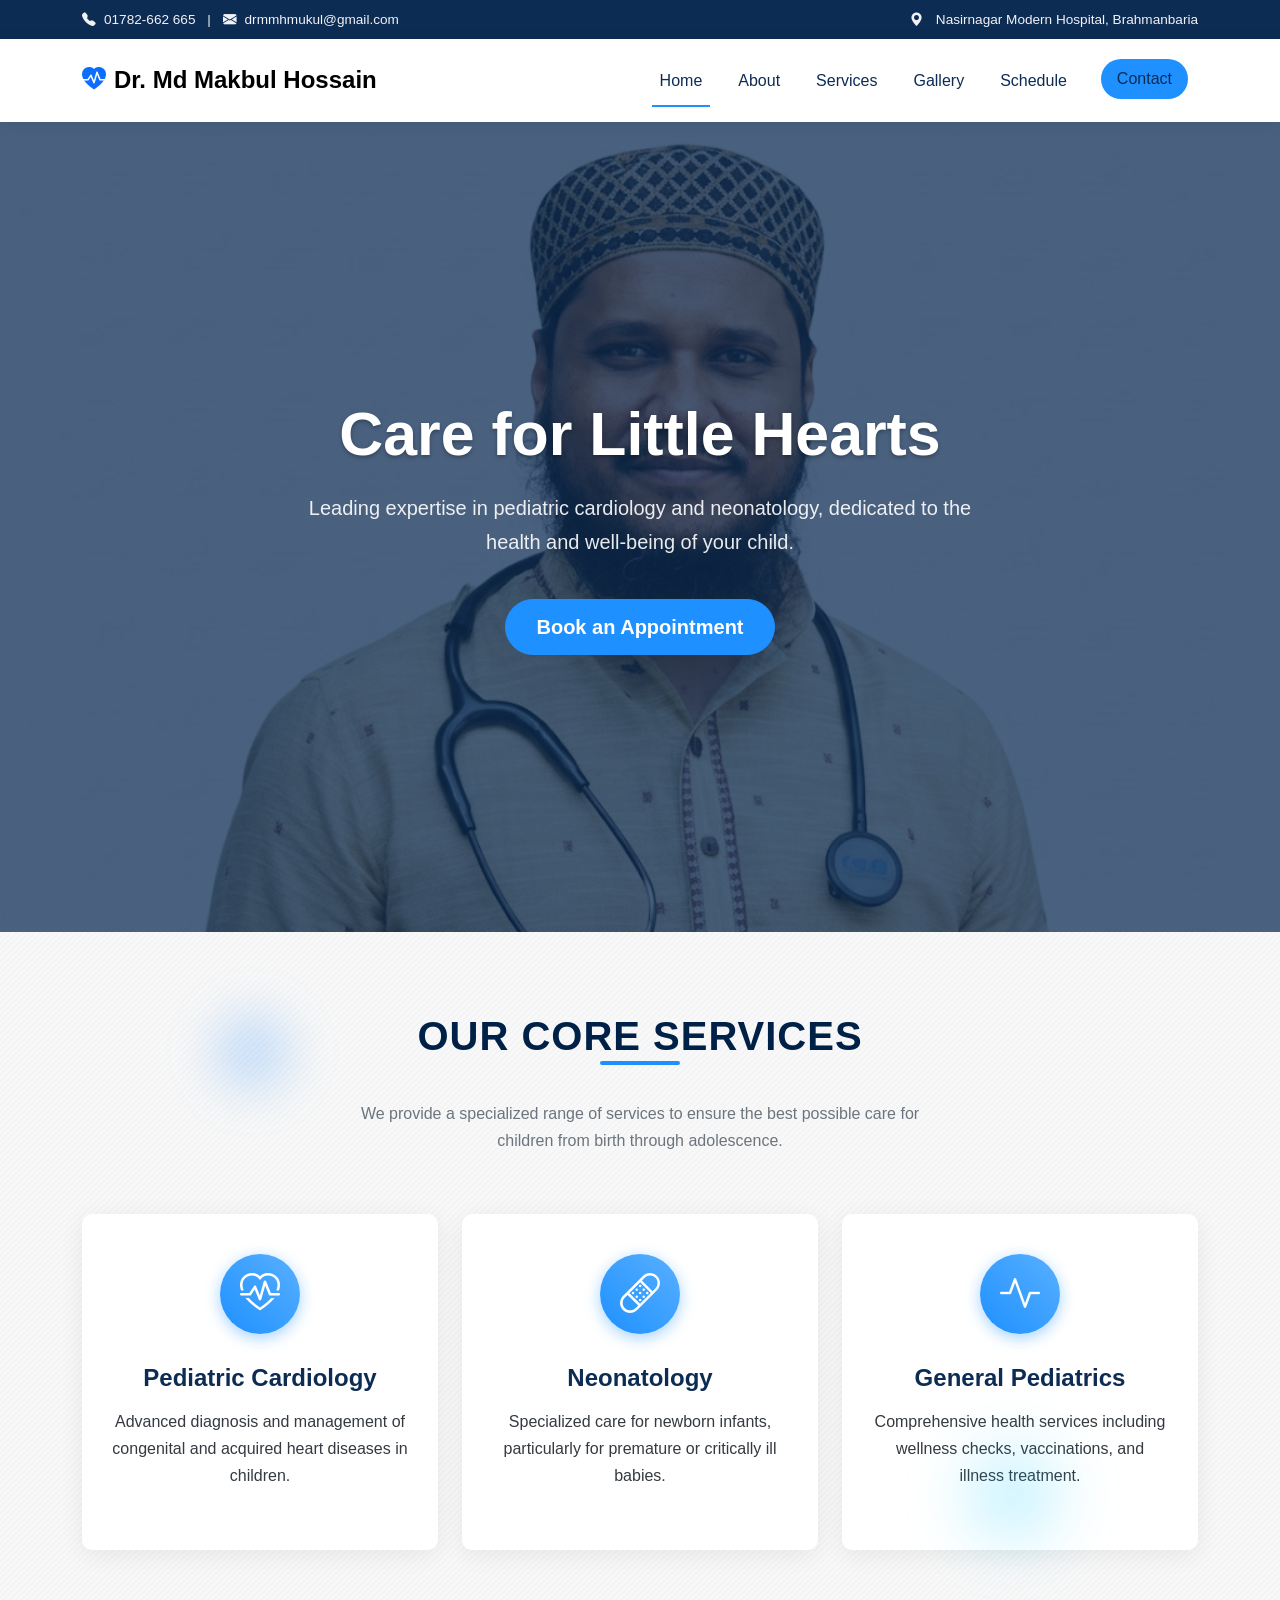
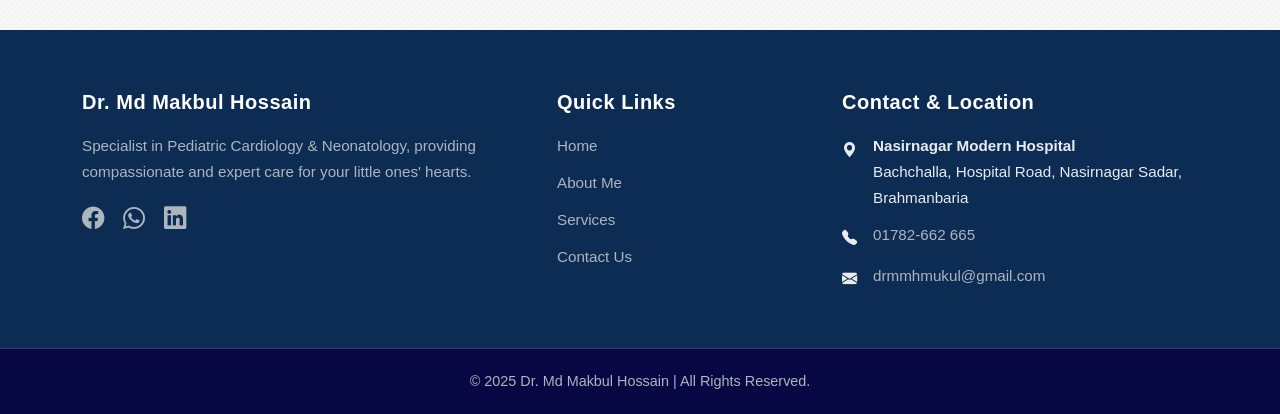
<file: index.html>
<!DOCTYPE html>
<html lang="en">
<head>
  <meta charset="UTF-8">
  <meta name="viewport" content="width=device-width, initial-scale=1.0">
  <title>Dr. Md Makbul Hossain</title>
  <link rel="icon" type="image/png" href="./image/baby.png">
  
  <!-- Bootstrap CSS -->
  <link href="https://cdn.jsdelivr.net/npm/bootstrap@5.3.0/dist/css/bootstrap.min.css" rel="stylesheet">
  <link href="https://cdn.jsdelivr.net/npm/bootstrap-icons@1.11.1/font/bootstrap-icons.css" rel="stylesheet">
  
  <!-- AOS Animation Library -->
  <link href="https://unpkg.com/aos@2.3.1/dist/aos.css" rel="stylesheet">
  
  <!-- Custom CSS (Must be last) -->
  <link rel="stylesheet" href="./assets/style.css">
</head>
<body>

  <!-- Top Bar -->
  <div id="top-bar" class="d-none d-md-block">
    <div class="container d-flex justify-content-between">
      <div>
        <i class="bi bi-telephone-fill me-2"></i><a href="tel:+8801782662665">01782-662 665</a>
        <span class="mx-2">|</span>
        <i class="bi bi-envelope-fill me-2"></i><a href="mailto:drmmhmukul@gmail.com">drmmhmukul@gmail.com</a>
      </div>
      <div>
        <i class="bi bi-geo-alt-fill me-2"></i> Nasirnagar Modern Hospital, Brahmanbaria
      </div>
    </div>
  </div>

  <!-- Navbar -->
  <nav id="navbar" class="navbar navbar-expand-lg navbar-light sticky-top">
    <div class="container">
      <a class="navbar-brand" href="index.html">
        <i class="bi bi-heart-pulse-fill text-primary me-2"></i>Dr. Md Makbul Hossain
      </a>
      <button class="navbar-toggler" type="button" data-bs-toggle="collapse" data-bs-target="#navbarNav">
        <span class="navbar-toggler-icon"></span>
      </button>
      <div class="collapse navbar-collapse" id="navbarNav">
        <ul class="navbar-nav ms-auto">
          <li class="nav-item"><a class="nav-link active" href="index.html">Home</a></li>
          <li class="nav-item"><a class="nav-link" href="about.html">About</a></li>
          <li class="nav-item"><a class="nav-link" href="service.html">Services</a></li>
          <li class="nav-item"><a class="nav-link" href="gallery.html">Gallery</a></li>
          <li class="nav-item"><a class="nav-link" href="schedule.html">Schedule</a></li>
          <li class="nav-item"><a class="nav-link btn btn-primary ms-lg-3 px-3 py-2 text-white mt-2 mt-lg-0" href="contact.html">Contact</a></li>
        </ul>
      </div>
    </div>
  </nav>

  <!-- Hero Section -->
<!-- NEW & IMPROVED HERO SECTION -->
<section id="home" class="hero">
  <!-- Image Layer (in the background) -->
  <img src="./image/dr1.jpg" alt="Dr. Md Makbul Hossain" class="hero-background-image">
  
  <!-- Dark Overlay -->
  <div class="hero-overlay"></div>

  <!-- Content Layer (on top) -->
  <div class="container hero-content">
    <h1 data-aos="fade-up">Care for Little Hearts</h1>
    <p data-aos="fade-up" data-aos-delay="200">
      Leading expertise in pediatric cardiology and neonatology, dedicated to the health and well-being of your child.
    </p>
    <a href="contact.html" class="btn btn-primary btn-lg" data-aos="fade-up" data-aos-delay="400">Book an Appointment</a>
  </div>
</section>

  <!-- Mini Services Section on Home Page -->
  <section class="page-section bg-pattern">
    <div class="container">
        <div class="section-title">
            <h2>Our Core Services</h2>
            <p>We provide a specialized range of services to ensure the best possible care for children from birth through adolescence.</p>
        </div>
        <div class="row g-4">
            <div class="col-md-4 d-flex align-items-stretch" data-aos="fade-up">
                <div class="service-card">
                    <div class="icon-box"><i class="bi bi-heart-pulse"></i></div>
                    <h4>Pediatric Cardiology</h4>
                    <p>Advanced diagnosis and management of congenital and acquired heart diseases in children.</p>
                </div>
            </div>
            <div class="col-md-4 d-flex align-items-stretch" data-aos="fade-up" data-aos-delay="150">
                <div class="service-card">
                    <div class="icon-box"><i class="bi bi-bandaid"></i></div>
                    <h4>Neonatology</h4>
                    <p>Specialized care for newborn infants, particularly for premature or critically ill babies.</p>
                </div>
            </div>
            <div class="col-md-4 d-flex align-items-stretch" data-aos="fade-up" data-aos-delay="300">
                <div class="service-card">
                    <div class="icon-box"><i class="bi bi-activity"></i></div>
                    <h4>General Pediatrics</h4>
                    <p>Comprehensive health services including wellness checks, vaccinations, and illness treatment.</p>
                </div>
            </div>
        </div>
    </div>
  </section>


  <!-- Footer -->
<footer>
    <div class="container">
      <div class="row gy-4">
        
        <!-- Column 1: About Doctor -->
        <div class="col-lg-5 col-md-12">
          <h5>Dr. Md Makbul Hossain</h5>
          <p>
            Specialist in Pediatric Cardiology & Neonatology, providing <br>compassionate and expert care for your little ones' hearts.
          </p>
          <div class="social-icons mt-3">
            <a href="https://www.facebook.com/DrMakbul/" aria-label="Facebook"><i class="bi bi-facebook"></i></a>
            <a href="https://wa.me/8801782662665" target="_blank" aria-label="WhatsApp"><i class="bi bi-whatsapp"></i></a>
            <a href="#" aria-label="LinkedIn"><i class="bi bi-linkedin"></i></a>
          </div>
        </div>
  
        <!-- Column 2: Quick Links -->
        <div class="col-lg-3 col-md-6">
          <h5>Quick Links</h5>
          <ul class="list-unstyled">
            <li><a href="index.html">Home</a></li>
            <li><a href="about.html">About Me</a></li>
            <li><a href="service.html">Services</a></li>
            <li><a href="contact.html">Contact Us</a></li>
          </ul>
        </div>
  
        <!-- Column 3: Contact & Location -->
        <div class="col-lg-4 col-md-6">
          <h5>Contact & Location</h5>
          <ul class="list-unstyled">
            <li class="d-flex">
              <i class="bi bi-geo-alt-fill me-3 mt-1" style="flex-shrink: 0;"></i>
              <span><strong>Nasirnagar Modern Hospital</strong><br>Bachchalla, Hospital Road, Nasirnagar Sadar, Brahmanbaria</span>
            </li>
            <li class="d-flex">
              <i class="bi bi-telephone-fill me-3 mt-1" style="flex-shrink: 0;"></i>
              <a href="tel:+8801782662665">01782-662 665</a>
            </li>
            <li class="d-flex">
              <i class="bi bi-envelope-fill me-3 mt-1" style="flex-shrink: 0;"></i>
              <a href="mailto:drmmhmukul@gmail.com">drmmhmukul@gmail.com</a>
            </li>
          </ul>
        </div>
  
      </div>
    </div>
    
    <!-- Copyright Sub-footer -->
    <div class="footer-bottom">
      <div class="container">
        <p class="mb-0">&copy; 2025 Dr. Md Makbul Hossain | All Rights Reserved.</p>
      </div>
    </div>
  </footer>

  <!-- Scripts -->
  <script src="https://cdn.jsdelivr.net/npm/bootstrap@5.3.0/dist/js/bootstrap.bundle.min.js"></script>
  <script src="https://unpkg.com/aos@2.3.1/dist/aos.js"></script>
  <script>
    AOS.init({
      duration: 1000,
      offset: 100,
      once: true
    });
  </script>
</body>
</html>
</file>
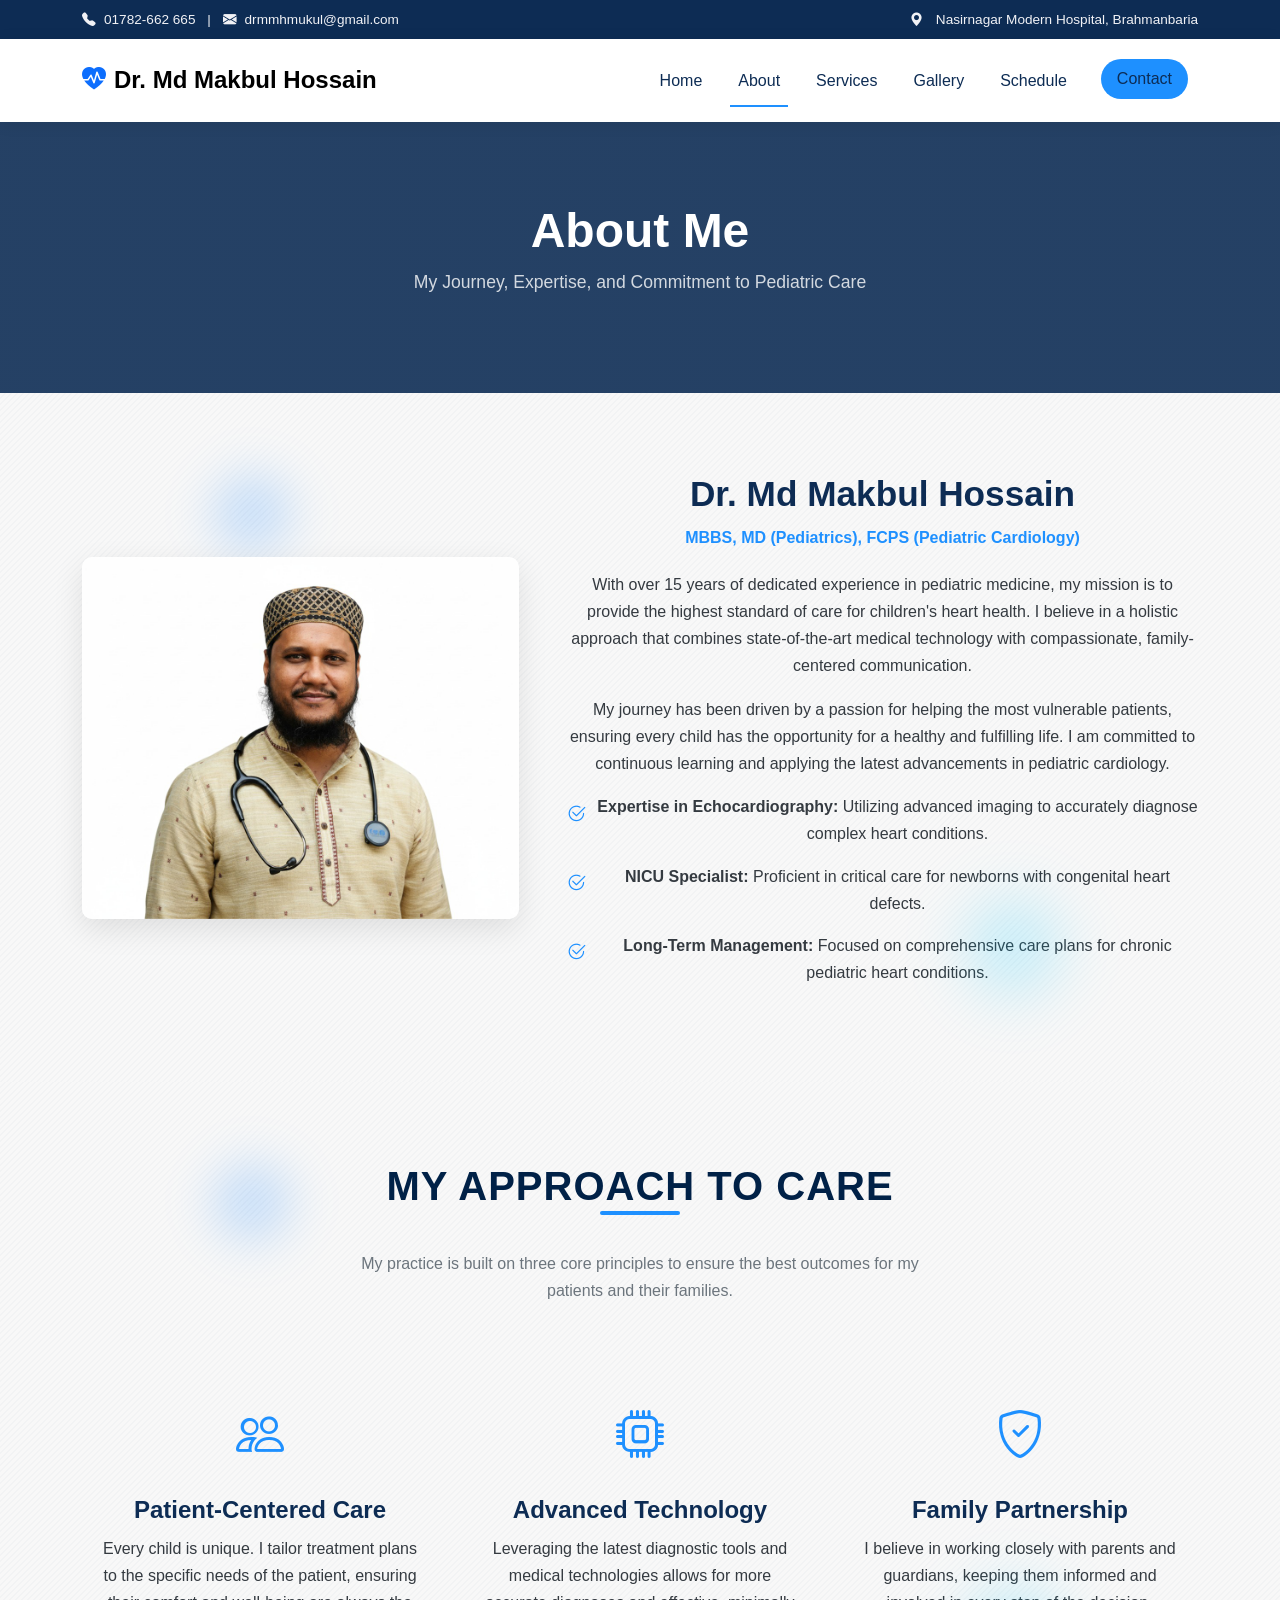
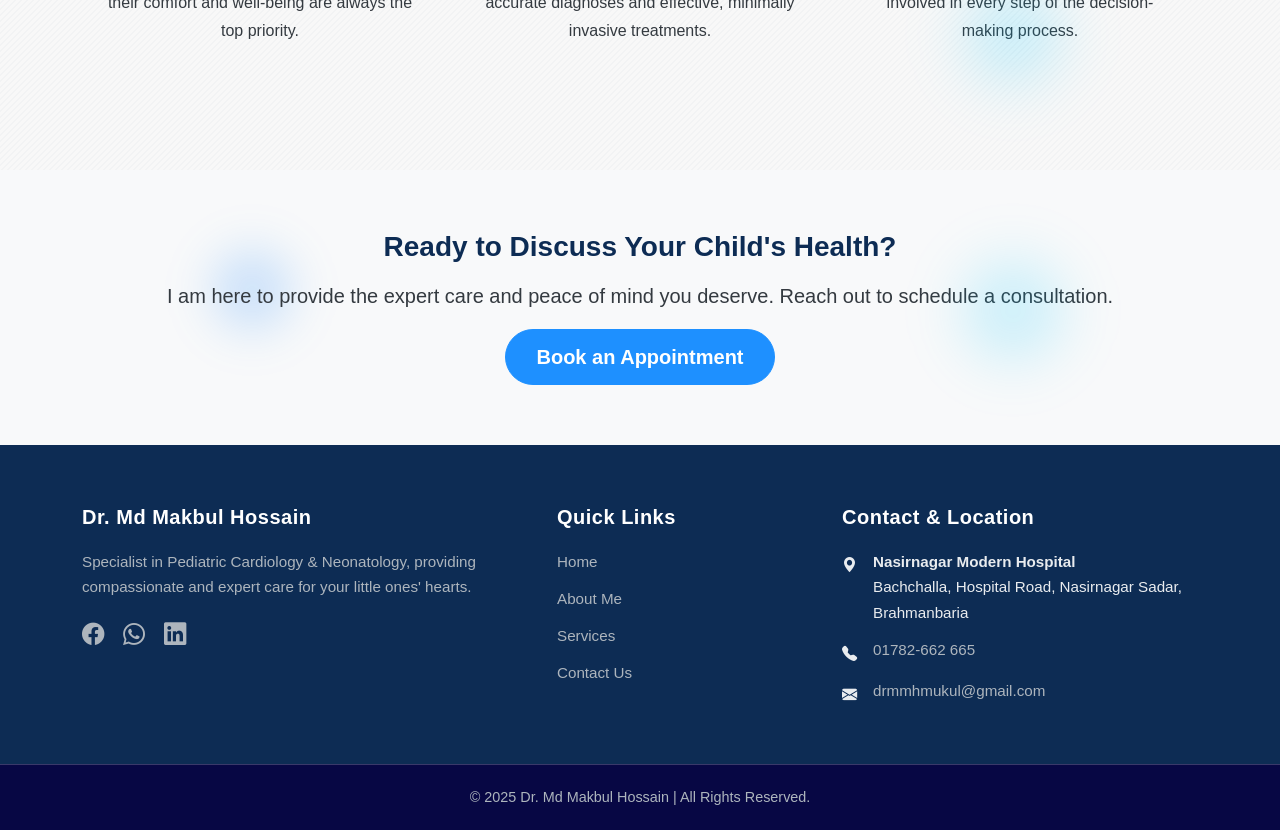
<file: about.html>
<!DOCTYPE html>
<html lang="en">
<head>
  <meta charset="UTF-8">
  <meta name="viewport" content="width=device-width, initial-scale=1.0">
  <title>Dr. Md Makbul Hossain</title>
  <link rel="icon" type="image/png" href="./image/baby.png">
  
  <!-- Bootstrap CSS -->
  <link href="https://cdn.jsdelivr.net/npm/bootstrap@5.3.0/dist/css/bootstrap.min.css" rel="stylesheet">
  <link href="https://cdn.jsdelivr.net/npm/bootstrap-icons@1.11.1/font/bootstrap-icons.css" rel="stylesheet">
  
  <!-- AOS Animation Library -->
  <link href="https://unpkg.com/aos@2.3.1/dist/aos.css" rel="stylesheet">
  
  <!-- Custom CSS (Must be last) -->
  <link rel="stylesheet" href="./assets/style.css">
</head>
<body>

  <!-- Top Bar -->
  <div id="top-bar" class="d-none d-md-block">
    <div class="container d-flex justify-content-between">
      <div>
        <i class="bi bi-telephone-fill me-2"></i><a href="tel:+8801782662665">01782-662 665</a>
        <span class="mx-2">|</span>
        <i class="bi bi-envelope-fill me-2"></i><a href="mailto:drmmhmukul@gmail.com">drmmhmukul@gmail.com</a>
      </div>
      <div>
        <i class="bi bi-geo-alt-fill me-2"></i> Nasirnagar Modern Hospital, Brahmanbaria
      </div>
    </div>
  </div>

  <!-- Navbar -->
  <nav id="navbar" class="navbar navbar-expand-lg navbar-light sticky-top">
    <div class="container">
      <a class="navbar-brand" href="index.html">
        <i class="bi bi-heart-pulse-fill text-primary me-2"></i>Dr. Md Makbul Hossain
      </a>
      <button class="navbar-toggler" type="button" data-bs-toggle="collapse" data-bs-target="#navbarNav">
        <span class="navbar-toggler-icon"></span>
      </button>
      <div class="collapse navbar-collapse" id="navbarNav">
        <ul class="navbar-nav ms-auto">
          <li class="nav-item"><a class="nav-link" href="index.html">Home</a></li>
          <li class="nav-item"><a class="nav-link active" href="about.html">About</a></li>
          <li class="nav-item"><a class="nav-link" href="service.html">Services</a></li>
          <li class="nav-item"><a class="nav-link" href="gallery.html">Gallery</a></li>
           <li class="nav-item"><a class="nav-link" href="schedule.html">Schedule</a></li>
          <li class="nav-item"><a class="nav-link btn btn-primary ms-lg-3 px-3 py-2 text-white mt-2 mt-lg-0" href="contact.html">Contact</a></li>
        </ul>
      </div>
    </div>
  </nav>

  <!-- Page Header -->
  <header class="page-header">
    <div class="container" data-aos="fade-in">
      <h1>About Me</h1>
      <p>My Journey, Expertise, and Commitment to Pediatric Care</p>
    </div>
  </header>

  <!-- Main About Section -->
  <section id="about" class="page-section bg-pattern">
    <div class="container">
      <div class="row align-items-center g-5">
        <div class="col-lg-5" data-aos="fade-right">
          <!-- Replace with a high-quality, professional photo -->
          <img src="./image/dr1.jpg" alt="Dr. Md Makbul Hossain" class="img-fluid about-img">
        </div>
        <div class="col-lg-7 about-content" data-aos="fade-left">
          <h3>Dr. Md Makbul Hossain</h3>
          <span class="credentials">MBBS, MD (Pediatrics), FCPS (Pediatric Cardiology)</span>
          <p>With over 15 years of dedicated experience in pediatric medicine, my mission is to provide the highest standard of care for children's heart health. I believe in a holistic approach that combines state-of-the-art medical technology with compassionate, family-centered communication.</p>
          <p>My journey has been driven by a passion for helping the most vulnerable patients, ensuring every child has the opportunity for a healthy and fulfilling life. I am committed to continuous learning and applying the latest advancements in pediatric cardiology.</p>
          <ul>
            <li><i class="bi bi-check2-circle"></i><strong>Expertise in Echocardiography:</strong> Utilizing advanced imaging to accurately diagnose complex heart conditions.</li>
            <li><i class="bi bi-check2-circle"></i><strong>NICU Specialist:</strong> Proficient in critical care for newborns with congenital heart defects.</li>
            <li><i class="bi bi-check2-circle"></i><strong>Long-Term Management:</strong> Focused on comprehensive care plans for chronic pediatric heart conditions.</li>
          </ul>
        </div>
      </div>
    </div>
  </section>

  <!-- My Approach to Care Section -->
 <section id="approach" class="page-section bg-pattern">
    <div class="container">
      <div class="section-title">
        <h2>My Approach to Care</h2>
        <p>My practice is built on three core principles to ensure the best outcomes for my patients and their families.</p>
      </div>
      <div class="row">
        <div class="col-lg-4" data-aos="fade-up">
          <div class="approach-card">
            <div class="icon"><i class="bi bi-people"></i></div>
            <h4>Patient-Centered Care</h4>
            <p>Every child is unique. I tailor treatment plans to the specific needs of the patient, ensuring their comfort and well-being are always the top priority.</p>
          </div>
        </div>
        <div class="col-lg-4" data-aos="fade-up" data-aos-delay="150">
          <div class="approach-card">
            <div class="icon"><i class="bi bi-cpu"></i></div>
            <h4>Advanced Technology</h4>
            <p>Leveraging the latest diagnostic tools and medical technologies allows for more accurate diagnoses and effective, minimally invasive treatments.</p>
          </div>
        </div>
        <div class="col-lg-4" data-aos="fade-up" data-aos-delay="300">
          <div class="approach-card">
            <div class="icon"><i class="bi bi-shield-check"></i></div>
            <h4>Family Partnership</h4>
            <p>I believe in working closely with parents and guardians, keeping them informed and involved in every step of the decision-making process.</p>
          </div>
        </div>
      </div>
    </div>
  </section>

  <!-- Call to Action Section -->
  <section class="cta-section">
    <div class="container">
        <div data-aos="zoom-in">
            <h3>Ready to Discuss Your Child's Health?</h3>
            <p class="lead my-3">I am here to provide the expert care and peace of mind you deserve. Reach out to schedule a consultation.</p>
            <a href="contact.html" class="btn btn-primary btn-lg">Book an Appointment</a>
        </div>
    </div>
  </section>


  <!--footer-->
<footer>
    <div class="container">
      <div class="row gy-4">
        
        <!-- Column 1: About Doctor -->
        <div class="col-lg-5 col-md-12">
          <h5>Dr. Md Makbul Hossain</h5>
          <p>
            Specialist in Pediatric Cardiology & Neonatology, providing <br>compassionate and expert care for your little ones' hearts.
          </p>
          <div class="social-icons mt-3">
            <a href="https://www.facebook.com/DrMakbul/" aria-label="Facebook"><i class="bi bi-facebook"></i></a>
            <a href="https://wa.me/8801782662665" target="_blank" aria-label="WhatsApp"><i class="bi bi-whatsapp"></i></a>
            <a href="#" aria-label="LinkedIn"><i class="bi bi-linkedin"></i></a>
          </div>
        </div>
  
        <!-- Column 2: Quick Links -->
        <div class="col-lg-3 col-md-6">
          <h5>Quick Links</h5>
          <ul class="list-unstyled">
            <li><a href="index.html">Home</a></li>
            <li><a href="about.html">About Me</a></li>
            <li><a href="service.html">Services</a></li>
            <li><a href="contact.html">Contact Us</a></li>
          </ul>
        </div>
  
        <!-- Column 3: Contact & Location -->
        <div class="col-lg-4 col-md-6">
          <h5>Contact & Location</h5>
          <ul class="list-unstyled">
            <li class="d-flex">
              <i class="bi bi-geo-alt-fill me-3 mt-1" style="flex-shrink: 0;"></i>
              <span><strong>Nasirnagar Modern Hospital</strong><br>Bachchalla, Hospital Road, Nasirnagar Sadar, Brahmanbaria</span>
            </li>
            <li class="d-flex">
              <i class="bi bi-telephone-fill me-3 mt-1" style="flex-shrink: 0;"></i>
              <a href="tel:+8801782662665">01782-662 665</a>
            </li>
            <li class="d-flex">
              <i class="bi bi-envelope-fill me-3 mt-1" style="flex-shrink: 0;"></i>
              <a href="mailto:drmmhmukul@gmail.com">drmmhmukul@gmail.com</a>
            </li>
          </ul>
        </div>
  
      </div>
    </div>
    
    <!-- Copyright Sub-footer -->
    <div class="footer-bottom">
      <div class="container">
        <p class="mb-0">&copy; 2025 Dr. Md Makbul Hossain | All Rights Reserved.</p>
      </div>
    </div>
  </footer>

  <!-- Scripts -->
  <script src="https://cdn.jsdelivr.net/npm/bootstrap@5.3.0/dist/js/bootstrap.bundle.min.js"></script>
  <script src="https://unpkg.com/aos@2.3.1/dist/aos.js"></script>
  <script>
    AOS.init({
      duration: 1000,
      offset: 100,
      once: true
    });
  </script>

</body>
</html>
</file>
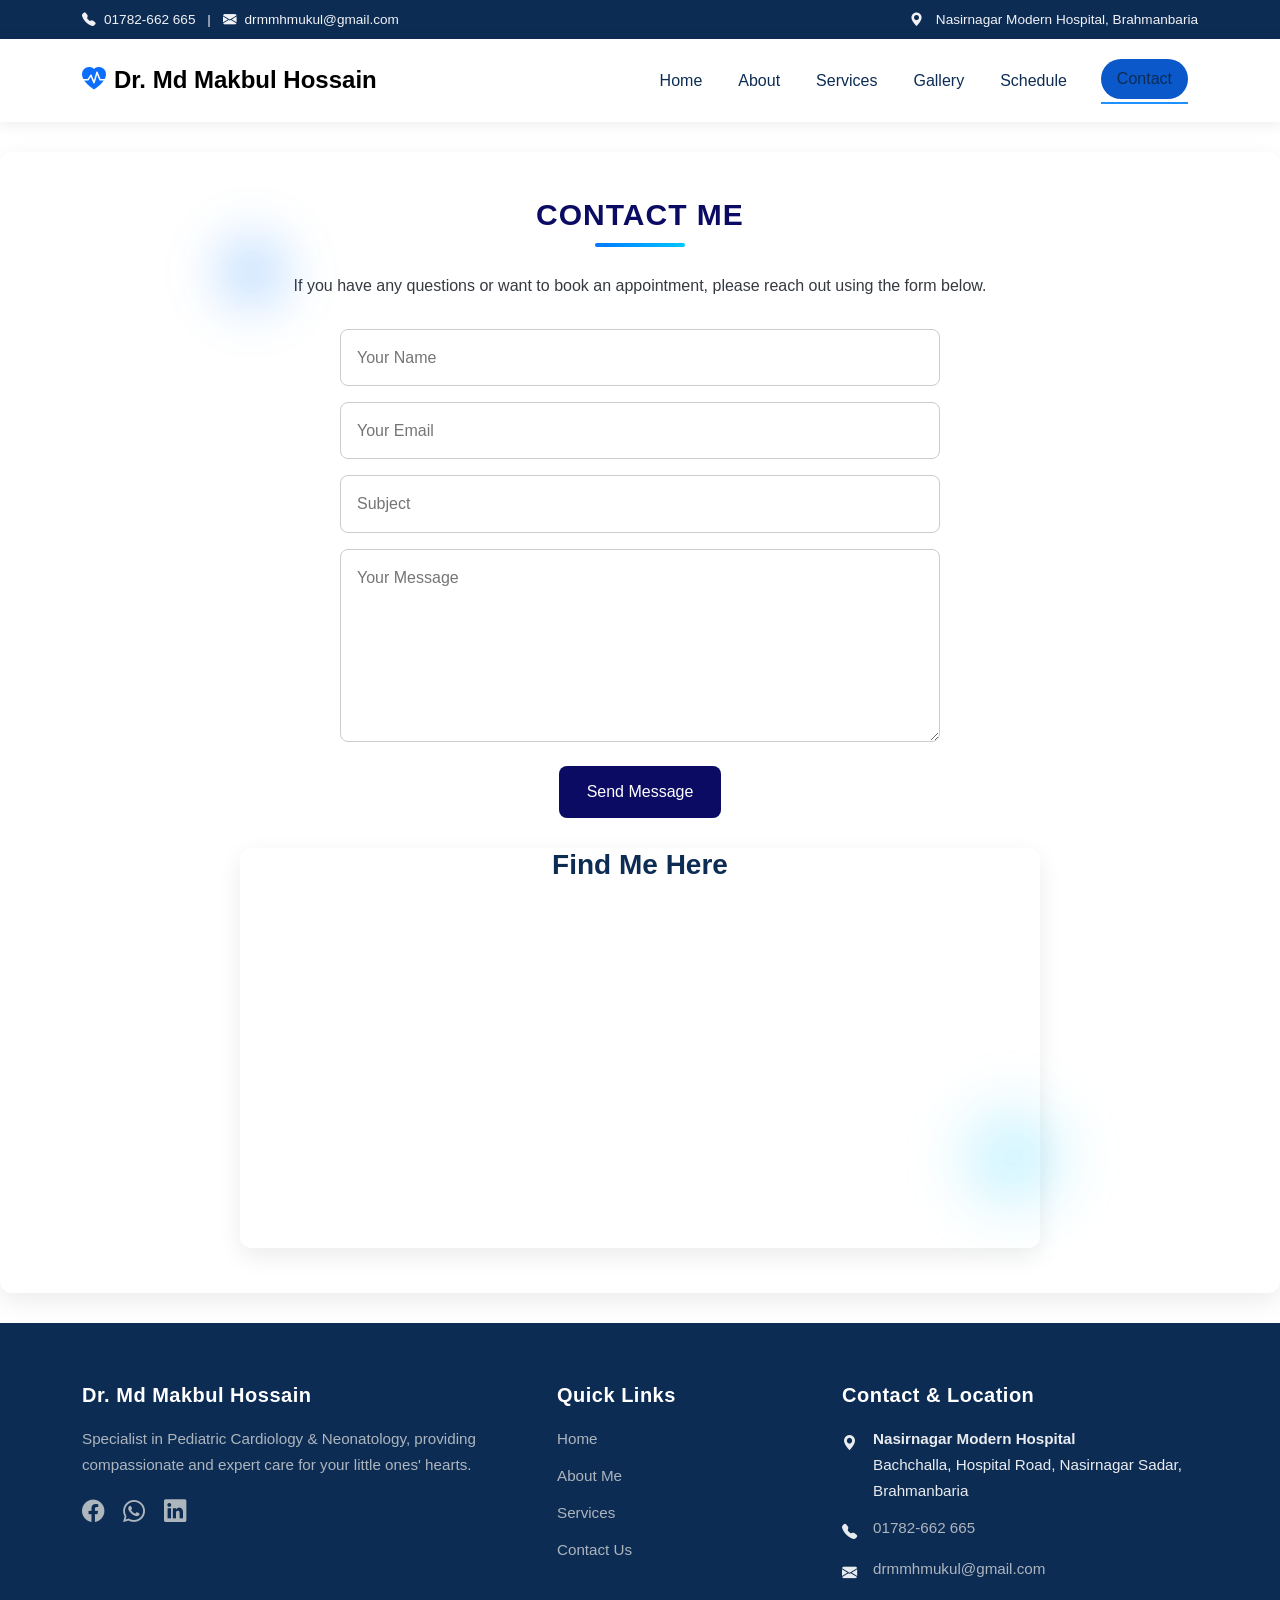
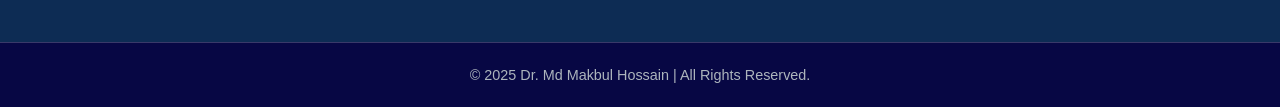
<file: contact.html>
<!DOCTYPE html>
<html lang="en">
<head>
  <meta charset="UTF-8">
  <meta name="viewport" content="width=device-width, initial-scale=1.0">
  <title>Dr. Md Makbul Hossain</title>
  <link rel="icon" type="image/png" href="./image/baby.png">
  
  <!-- Bootstrap CSS -->
  <link href="https://cdn.jsdelivr.net/npm/bootstrap@5.3.0/dist/css/bootstrap.min.css" rel="stylesheet">
  <link href="https://cdn.jsdelivr.net/npm/bootstrap-icons@1.11.1/font/bootstrap-icons.css" rel="stylesheet">
  
  <!-- AOS Animation Library -->
  <link href="https://unpkg.com/aos@2.3.1/dist/aos.css" rel="stylesheet">
  
  <!-- Custom CSS (Must be last) -->
  <link rel="stylesheet" href="./assets/style.css">
</head>
<body>
<body class="contact-page">

  
  <!-- Top Bar -->
  <div id="top-bar" class="d-none d-md-block">
    <div class="container d-flex justify-content-between">
      <div>
        <i class="bi bi-telephone-fill me-2"></i><a href="tel:+8801782662665">01782-662 665</a>
        <span class="mx-2">|</span>
        <i class="bi bi-envelope-fill me-2"></i><a href="mailto:drmmhmukul@gmail.com">drmmhmukul@gmail.com</a>
      </div>
      <div>
        <i class="bi bi-geo-alt-fill me-2"></i> Nasirnagar Modern Hospital, Brahmanbaria
      </div>
    </div>
  </div>

  <!-- Navbar -->
  <nav id="navbar" class="navbar navbar-expand-lg navbar-light sticky-top">
    <div class="container">
      <a class="navbar-brand" href="index.html">
        <i class="bi bi-heart-pulse-fill text-primary me-2"></i>Dr. Md Makbul Hossain
      </a>
      <button class="navbar-toggler" type="button" data-bs-toggle="collapse" data-bs-target="#navbarNav">
        <span class="navbar-toggler-icon"></span>
      </button>
      <div class="collapse navbar-collapse" id="navbarNav">
        <ul class="navbar-nav ms-auto">
          <li class="nav-item"><a class="nav-link" href="index.html">Home</a></li>
          <li class="nav-item"><a class="nav-link" href="about.html">About</a></li>
          <li class="nav-item"><a class="nav-link" href="service.html">Services</a></li>
          <li class="nav-item"><a class="nav-link" href="gallery.html">Gallery</a></li>
          <li class="nav-item"><a class="nav-link" href="schedule.html">Schedule</a></li>
          <li class="nav-item"><a class="nav-link active btn btn-primary ms-lg-3 px-3 py-2 text-white mt-2 mt-lg-0" href="contact.html">Contact</a></li>
        </ul>
      </div>
    </div>
  </nav>

<!-- Contact Section -->
<section class="contact-section">
  <div class="container">
    <h2>Contact Me</h2>
    <p>If you have any questions or want to book an appointment, please reach out using the form below.</p>

    <!-- Form Box -->
    <div class="form-box">
      <form class="contact-form" action="#" method="post">
        <input type="text" name="name" placeholder="Your Name" required>
        <input type="email" name="email" placeholder="Your Email" required>
        <input type="text" name="subject" placeholder="Subject" required>
        <textarea name="message" rows="6" placeholder="Your Message" required></textarea>
        <center><button type="submit" class="btn">Send Message</button></center>
      </form>
    </div>

    <!-- Map -->
<div class="map-container">
  <h3>Find Me Here</h3>
  <iframe 
    src="https://www.google.com/maps/embed?pb=!1m18!1m12!1m3!1d934388.4009184035!2d90.43312811512439!3d23.820210158875927!2m3!1f0!2f0!3f0!3m2!1i1024!2i768!4f13.1!3m3!1m2!1s0x3756ab2255555555%3A0xabc39a67d86adaf8!2z4Kao4Ka-4Ka44Ka_4Kaw4Kao4KaX4KawIOCmhuCmp-CngeCmqOCmv-CmlSDgprngpr7gprjgpqrgpr7gpqTgpr7gprIg4Kaq4KeN4Kaw4Ka-4KaDIOCmsuCmv-Cmgw!5e0!3m2!1sen!2sbd!4v1759572339650!5m2!1sen!2sbd" 
    width="100%" 
    height="450" 
    style="border:0;" 
    allowfullscreen="" 
    loading="lazy" 
    referrerpolicy="no-referrer-when-downgrade">
  </iframe>
</div>

  </div>
</section>


  <!--footer-->
<footer>
    <div class="container">
      <div class="row gy-4">
        
        <!-- Column 1: About Doctor -->
        <div class="col-lg-5 col-md-12">
          <h5>Dr. Md Makbul Hossain</h5>
          <p>
            Specialist in Pediatric Cardiology & Neonatology, providing <br>compassionate and expert care for your little ones' hearts.
          </p>
          <div class="social-icons mt-3">
            <a href="https://www.facebook.com/DrMakbul/" aria-label="Facebook"><i class="bi bi-facebook"></i></a>
            <a href="https://wa.me/8801782662665" target="_blank" aria-label="WhatsApp"><i class="bi bi-whatsapp"></i></a>
            <a href="#" aria-label="LinkedIn"><i class="bi bi-linkedin"></i></a>
          </div>
        </div>
  
        <!-- Column 2: Quick Links -->
        <div class="col-lg-3 col-md-6">
          <h5>Quick Links</h5>
          <ul class="list-unstyled">
            <li><a href="index.html">Home</a></li>
            <li><a href="about.html">About Me</a></li>
            <li><a href="service.html">Services</a></li>
            <li><a href="contact.html">Contact Us</a></li>
          </ul>
        </div>
  
        <!-- Column 3: Contact & Location -->
        <div class="col-lg-4 col-md-6">
          <h5>Contact & Location</h5>
          <ul class="list-unstyled">
            <li class="d-flex">
              <i class="bi bi-geo-alt-fill me-3 mt-1" style="flex-shrink: 0;"></i>
              <span><strong>Nasirnagar Modern Hospital</strong><br>Bachchalla, Hospital Road, Nasirnagar Sadar, Brahmanbaria</span>
            </li>
            <li class="d-flex">
              <i class="bi bi-telephone-fill me-3 mt-1" style="flex-shrink: 0;"></i>
              <a href="tel:+8801782662665">01782-662 665</a>
            </li>
            <li class="d-flex">
              <i class="bi bi-envelope-fill me-3 mt-1" style="flex-shrink: 0;"></i>
              <a href="mailto:drmmhmukul@gmail.com">drmmhmukul@gmail.com</a>
            </li>
          </ul>
        </div>
  
      </div>
    </div>
    
    <!-- Copyright Sub-footer -->
    <div class="footer-bottom">
      <div class="container">
        <p class="mb-0">&copy; 2025 Dr. Md Makbul Hossain | All Rights Reserved.</p>
      </div>
    </div>
  </footer>

  <!-- Scripts -->
  <script src="https://cdn.jsdelivr.net/npm/bootstrap@5.3.0/dist/js/bootstrap.bundle.min.js"></script>
  <script src="https://unpkg.com/aos@2.3.1/dist/aos.js"></script>
  <script>
    AOS.init({
      duration: 1000,
      offset: 100,
      once: true
    });
  </script>
</body>
</html>
</file>
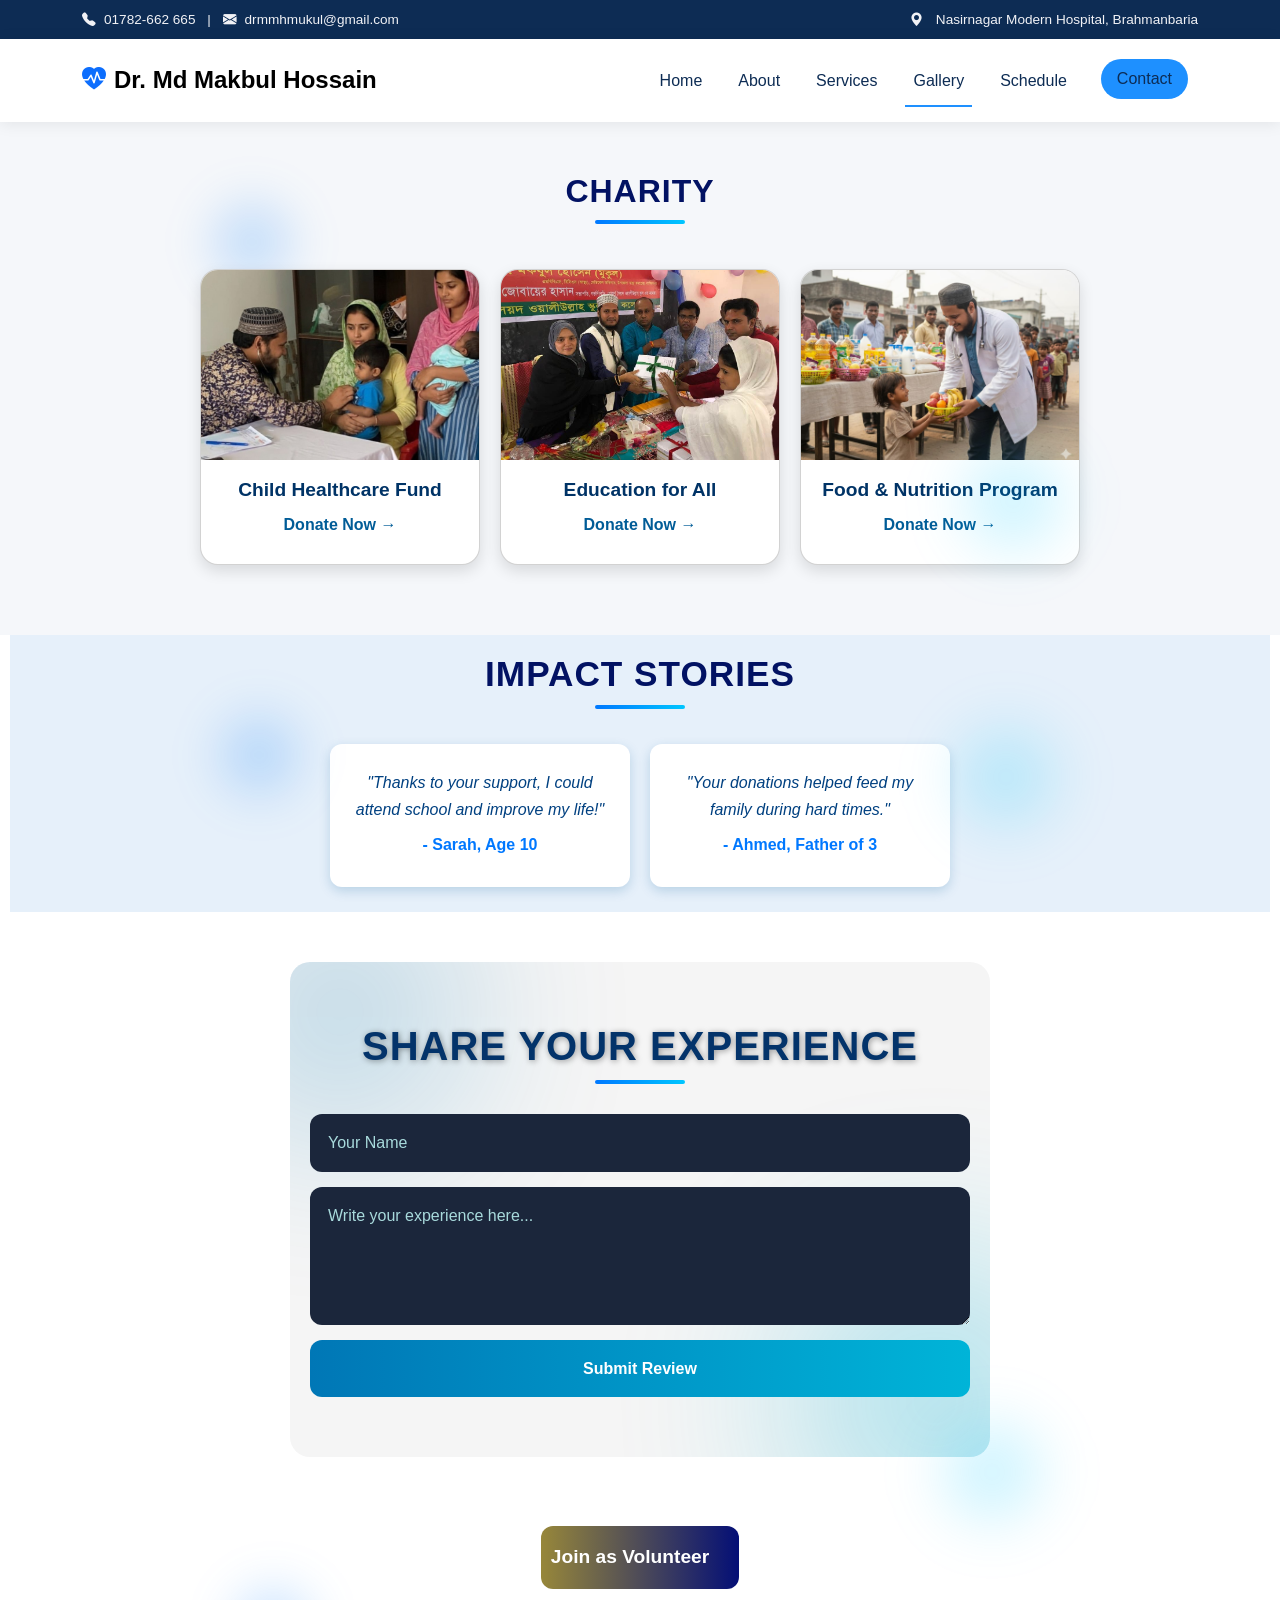
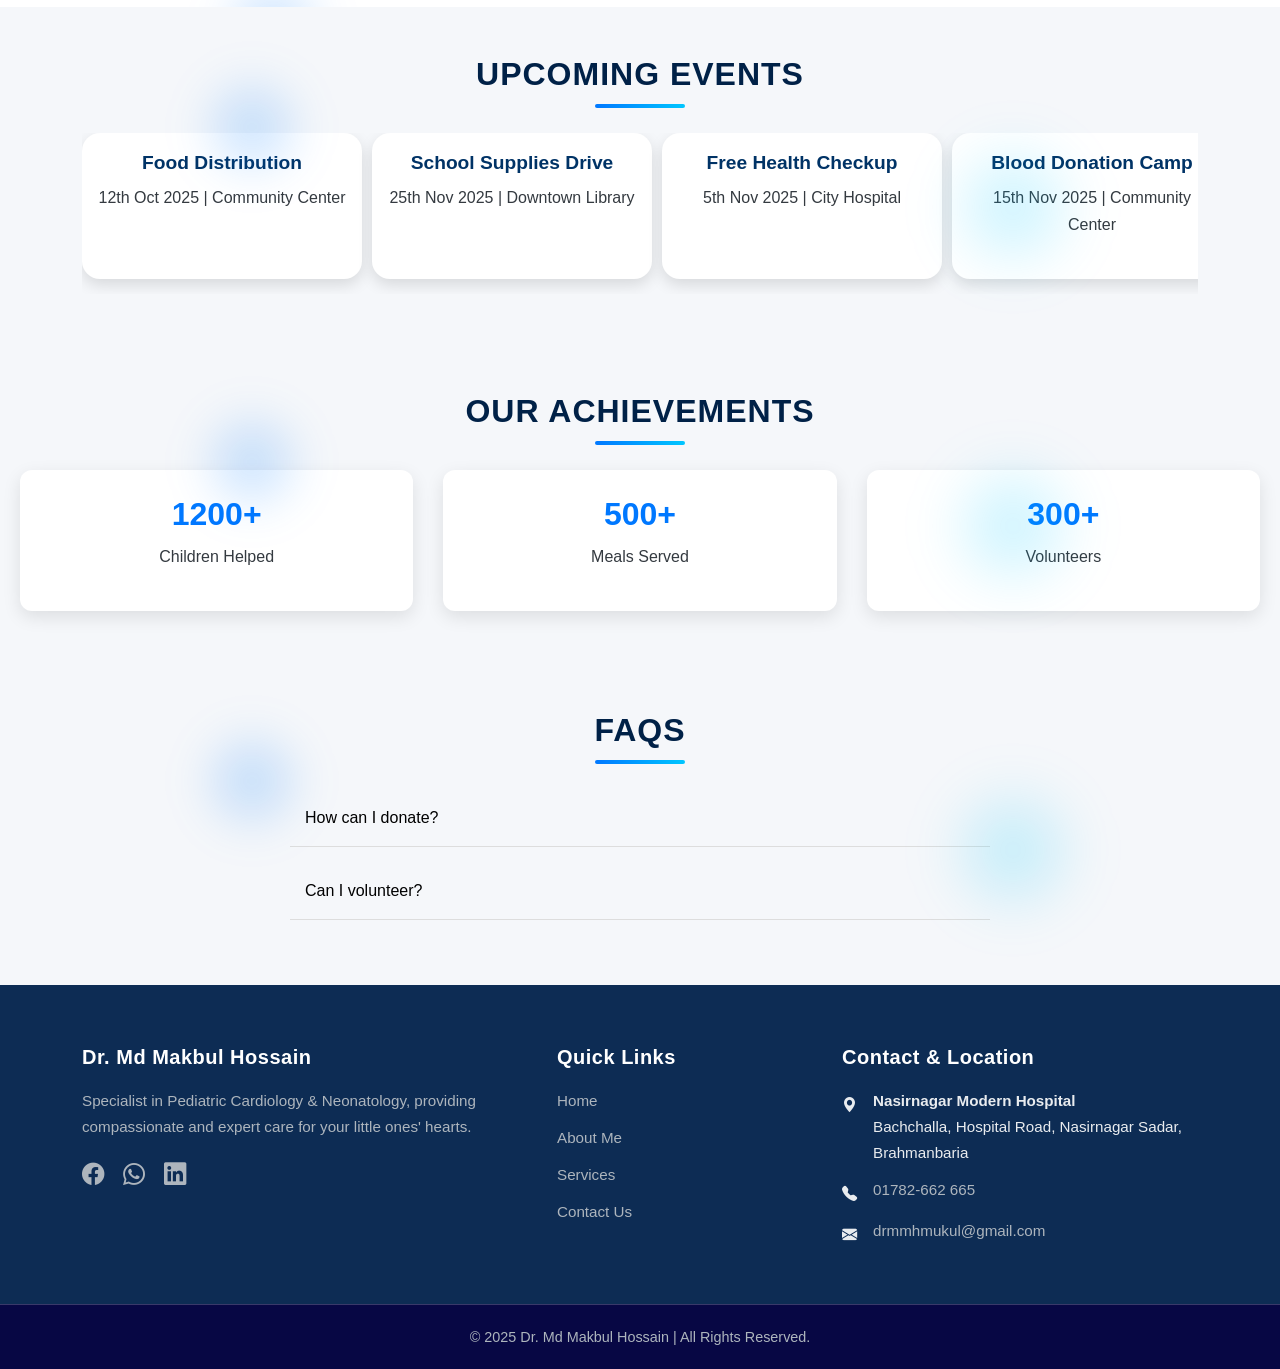
<file: gallery.html>
<!DOCTYPE html>
<html lang="en">
<head>
  <meta charset="UTF-8">
  <meta name="viewport" content="width=device-width, initial-scale=1.0">
  <title>Dr. Md Makbul Hossain</title>
  <link rel="icon" type="image/png" href="./image/baby.png">
  
  <!-- Bootstrap CSS -->
  <link href="https://cdn.jsdelivr.net/npm/bootstrap@5.3.0/dist/css/bootstrap.min.css" rel="stylesheet">
  <link href="https://cdn.jsdelivr.net/npm/bootstrap-icons@1.11.1/font/bootstrap-icons.css" rel="stylesheet">
  
  <!-- AOS Animation Library -->
  <link href="https://unpkg.com/aos@2.3.1/dist/aos.css" rel="stylesheet">
  
  <!-- Custom CSS (Must be last) -->
  <link rel="stylesheet" href="./assets/style.css">
</head>
<body>
  
  <!-- ✅ Top Bar -->
  <div id="top-bar" class="d-none d-md-block">
    <div class="container d-flex justify-content-between">
      <div>
        <i class="bi bi-telephone-fill me-2"></i><a href="tel:+8801782662665">01782-662 665</a>
        <span class="mx-2">|</span>
        <i class="bi bi-envelope-fill me-2"></i><a href="mailto:drmmhmukul@gmail.com">drmmhmukul@gmail.com</a>
      </div>
      <div>
        <i class="bi bi-geo-alt-fill me-2"></i> Nasirnagar Modern Hospital, Brahmanbaria
      </div>
    </div>
  </div>

  <!-- ✅ Navbar -->
  <nav id="navbar" class="navbar navbar-expand-lg navbar-light sticky-top">
    <div class="container">
      <a class="navbar-brand" href="index.html">
        <i class="bi bi-heart-pulse-fill text-primary me-2"></i>Dr. Md Makbul Hossain
      </a>
      <button class="navbar-toggler" type="button" data-bs-toggle="collapse" data-bs-target="#navbarNav">
        <span class="navbar-toggler-icon"></span>
      </button>
      <div class="collapse navbar-collapse" id="navbarNav">
        <ul class="navbar-nav ms-auto">
          <li class="nav-item"><a class="nav-link" href="index.html">Home</a></li>
          <li class="nav-item"><a class="nav-link" href="about.html">About</a></li>
          <li class="nav-item"><a class="nav-link" href="service.html">Services</a></li>
          <li class="nav-item"><a class="nav-link active" href="gallery.html">Gallery</a></li>
          <li class="nav-item"><a class="nav-link" href="schedule.html">Schedule</a></li>
          <li class="nav-item">
            <a class="nav-link btn btn-primary ms-lg-3 px-3 py-2 text-white mt-2 mt-lg-0" href="contact.html">Contact</a>
          </li>
        </ul>
      </div>
    </div>
  </nav>


  <!-- ✅ Your Main Content (Charity, Testimonials, Events, etc.) -->
<section>
  <h2 style="color: rgb(2, 18, 99); text-align:center;">Charity</h2>
  <div class="scrollable-grid">
    <!-- Charity Card 1 -->
    <div class="card">
      <img src="image/childhealth found.jpeg" alt="Child Healthcare Fund">
      <div class="card-content">
        <h3>Child Healthcare Fund</h3>
        <a href="#">Donate Now →</a>
      </div>
    </div>

    <!-- Charity Card 2 -->
    <div class="card">
      <img src="image/education.jpeg" alt="Education for All">
      <div class="card-content">
        <h3>Education for All</h3>
        <a href="#">Donate Now →</a>
      </div>
    </div>

    <!-- Charity Card 3 -->
    <div class="card">
      <img src="image/food.jpeg" alt="Food & Nutrition Program">
      <div class="card-content">
        <h3>Food & Nutrition Program</h3>
        <a href="#">Donate Now →</a>
      </div>
    </div>
  </div>
</section>


  <!-- Testimonials -->
  <section id="testimonials">
    <h2 style="color: rgb(2, 18, 99);">Impact Stories</h2>
    <div class="testimonial-grid">
      <div class="testimonial-card">
        <p>"Thanks to your support, I could attend school and improve my life!"</p>
        <h4>- Sarah, Age 10</h4>
      </div>
      <div class="testimonial-card">
        <p>"Your donations helped feed my family during hard times."</p>
        <h4>- Ahmed, Father of 3</h4>
      </div>
    </div>
  </section>

  <!-- Submit Your Experience -->
  <section id="submit-testimonial">
    <h2 style="color: rgb(3, 51, 106);"> Share Your Experience</h2>
    <form id="testimonial-form">
      <input type="text" id="reviewer-name" placeholder="Your Name" required>
      <textarea id="review-text" placeholder="Write your experience here..." rows="4" required></textarea>
      <button type="submit">Submit Review</button>
    </form>
  </section>

  <!-- Volunteer Splash Button -->
  <section id="volunteer-splash">
    <button id="join-btn">Join as Volunteer</button>
  </section>

  <!-- Volunteer Form Modal -->
  <div id="volunteer-modal" class="modal hidden">
    <div class="modal-content">
      <span class="close-btn">&times;</span>
      <h2>Join Our Volunteer Team</h2>
      <form id="volunteer-form">
        <input type="text" placeholder="Your Name" required>
        <input type="email" placeholder="Email Address" required>
        <button type="submit">Sign Up</button>
      </form>
    </div>
  </div>

 <!-- Events -->
<!-- Events -->
<section id="events" class="py-5">
  <div class="container">
    <h2>Upcoming Events</h2>
    <div class="event-slider">
      <div class="event-card">
        <div class="event-card-content">
          <h3>Food Distribution</h3>
          <p>12th Oct 2025 | Community Center</p>
        </div>
      </div>
      <div class="event-card">
        <div class="event-card-content">
          <h3>School Supplies Drive</h3>
          <p>25th Nov 2025 | Downtown Library</p>
        </div>
      </div>

      <!-- Medical-related events -->
      <div class="event-card">
        <div class="event-card-content">
          <h3>Free Health Checkup</h3>
          <p>5th Nov 2025 | City Hospital</p>
        </div>
      </div>
      <div class="event-card">
        <div class="event-card-content">
          <h3>Blood Donation Camp</h3>
          <p>15th Nov 2025 | Community Center</p>
        </div>
      </div>
      <div class="event-card">
        <div class="event-card-content">
          <h3>Mental Health Awareness Seminar</h3>
          <p>22nd Nov 2025 | IIUC Auditorium</p>
        </div>
      </div>
      <div class="event-card">
        <div class="event-card-content">
          <h3>Medical Workshop for Students</h3>
          <p>30th Nov 2025 | IIUC Lab</p>
        </div>
      </div>
    </div>
  </div>
</section>


  <!-- Stats -->
  <section id="stats">
    <h2>Our Achievements</h2>
    <div class="stats-grid">
      <div><h3>1200+</h3><p>Children Helped</p></div>
      <div><h3>500+</h3><p>Meals Served</p></div>
      <div><h3>300+</h3><p>Volunteers</p></div>
    </div>
  </section>

  <!-- FAQ -->
  <section id="faq">
    <h2>FAQs</h2>
    <div class="faq-item">
      <button class="faq-question">How can I donate?</button>
      <div class="faq-answer">You can donate via our 'Donate Now' button on charity cards.</div>
    </div>
    <div class="faq-item">
      <button class="faq-question">Can I volunteer?</button>
      <div class="faq-answer">Yes, sign up using our Volunteer form above!</div>
    </div>
  </section>


  <!-- ✅ Footer -->
  <footer>
    <div class="container">
      <div class="row gy-4">
        
        <!-- Column 1: About Doctor -->
        <div class="col-lg-5 col-md-12">
          <h5>Dr. Md Makbul Hossain</h5>
          <p>
            Specialist in Pediatric Cardiology & Neonatology, providing <br>compassionate and expert care for your little ones' hearts.
          </p>
          <div class="social-icons mt-3">
            <a href="https://www.facebook.com/DrMakbul/" aria-label="Facebook"><i class="bi bi-facebook"></i></a>
            <a href="https://wa.me/8801782662665" target="_blank" aria-label="WhatsApp"><i class="bi bi-whatsapp"></i></a>
            <a href="#" aria-label="LinkedIn"><i class="bi bi-linkedin"></i></a>
          </div>
        </div>
  
        <!-- Column 2: Quick Links -->
        <div class="col-lg-3 col-md-6">
          <h5>Quick Links</h5>
          <ul class="list-unstyled">
            <li><a href="index.html">Home</a></li>
            <li><a href="about.html">About Me</a></li>
            <li><a href="service.html">Services</a></li>
            <li><a href="contact.html">Contact Us</a></li>
          </ul>
        </div>
  
        <!-- Column 3: Contact & Location -->
        <div class="col-lg-4 col-md-6">
          <h5>Contact & Location</h5>
          <ul class="list-unstyled">
            <li class="d-flex">
              <i class="bi bi-geo-alt-fill me-3 mt-1"></i>
              <span><strong>Nasirnagar Modern Hospital</strong><br>Bachchalla, Hospital Road, Nasirnagar Sadar, Brahmanbaria</span>
            </li>
            <li class="d-flex">
              <i class="bi bi-telephone-fill me-3 mt-1"></i>
              <a href="tel:+8801782662665">01782-662 665</a>
            </li>
            <li class="d-flex">
              <i class="bi bi-envelope-fill me-3 mt-1"></i>
              <a href="mailto:drmmhmukul@gmail.com">drmmhmukul@gmail.com</a>
            </li>
          </ul>
        </div>
  
      </div>
    </div>
    
    <!-- Copyright Sub-footer -->
    <div class="footer-bottom">
      <div class="container">
        <p class="mb-0">&copy; 2025 Dr. Md Makbul Hossain | All Rights Reserved.</p>
      </div>
    </div>
  </footer>


  <!-- Bootstrap JS -->
  <script src="https://cdn.jsdelivr.net/npm/bootstrap@5.3.2/dist/js/bootstrap.bundle.min.js"></script>
  <!-- Custom JS -->
  <script src="assets/main.js"></script>
      <script src="https://cdn.jsdelivr.net/npm/bootstrap@5.3.0/dist/js/bootstrap.bundle.min.js"></script>
  <script src="https://unpkg.com/aos@2.3.1/dist/aos.js"></script>
  <script>
    AOS.init({
      duration: 1000,
      offset: 100,
      once: true
    });
  </script>
 
</body>
</html>
</file>
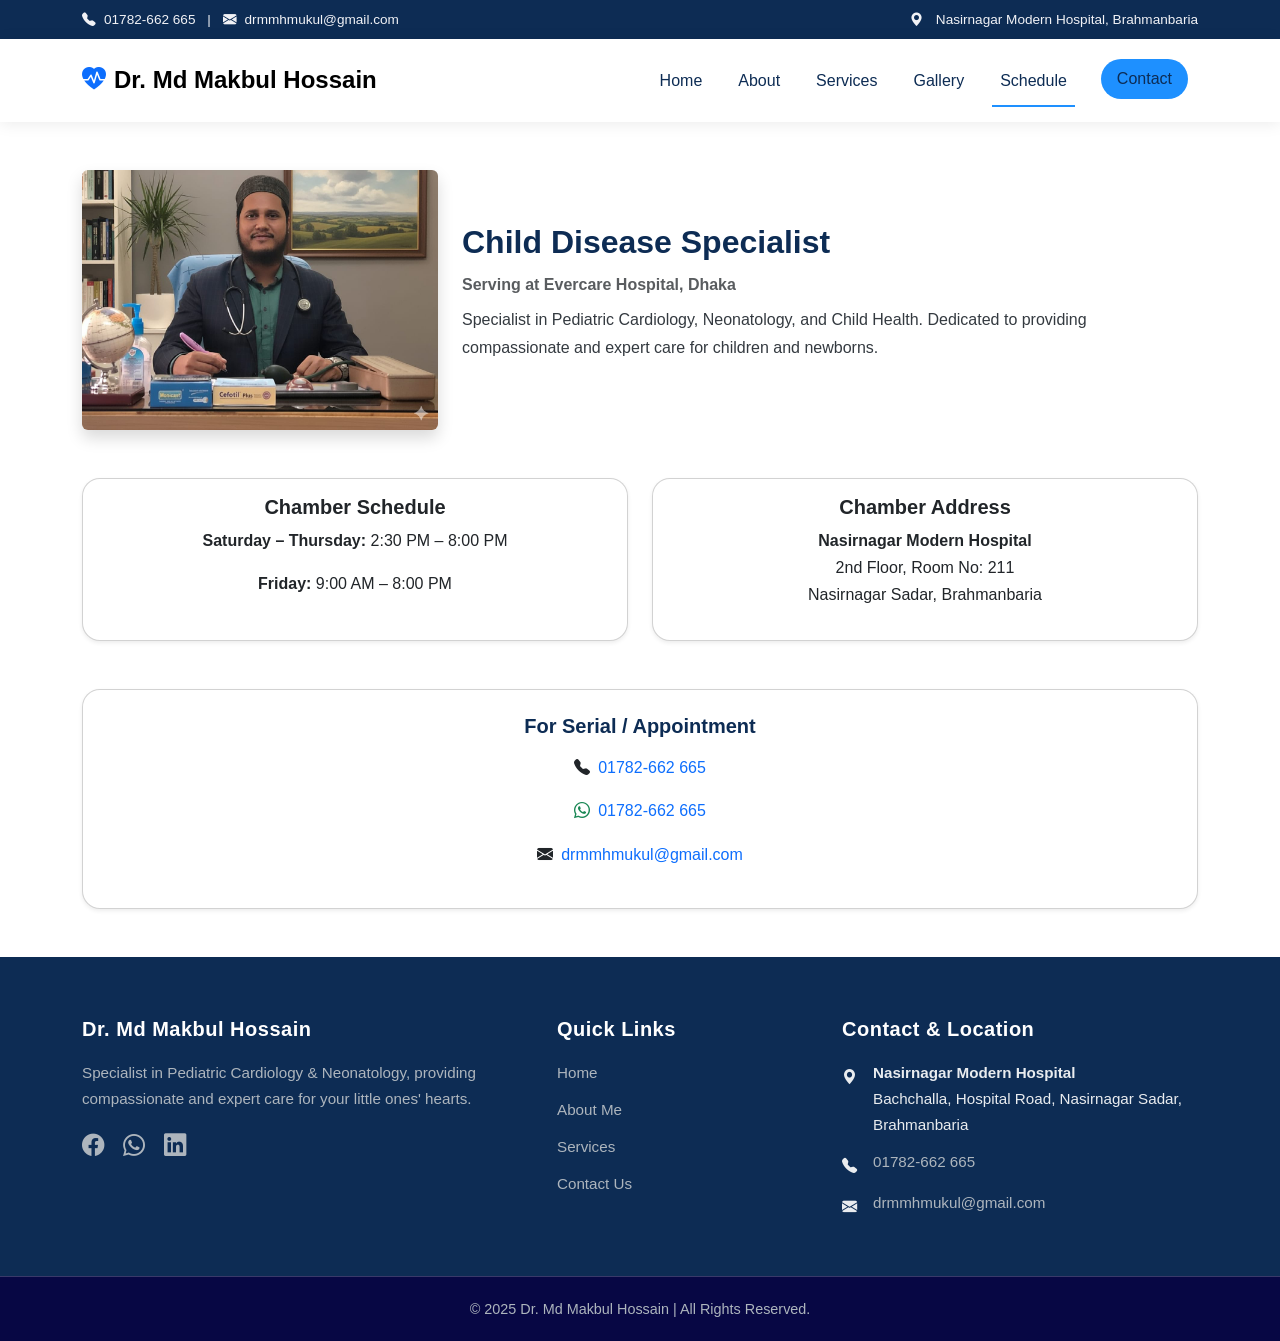
<file: schedule.html>
<!DOCTYPE html>
<html lang="en">
<head>
  <meta charset="UTF-8">
  <meta name="viewport" content="width=device-width, initial-scale=1.0">
  <title>Dr. Md Makbul Hossain</title>
  <link rel="icon" type="image/png" href="./image/baby.png">
  
  <!-- Bootstrap CSS -->
  <link href="https://cdn.jsdelivr.net/npm/bootstrap@5.3.0/dist/css/bootstrap.min.css" rel="stylesheet">
  <link href="https://cdn.jsdelivr.net/npm/bootstrap-icons@1.11.1/font/bootstrap-icons.css" rel="stylesheet">
  
  <!-- AOS Animation Library -->
  <link href="https://unpkg.com/aos@2.3.1/dist/aos.css" rel="stylesheet">
  
  <!-- Custom CSS (Must be last) -->
  <link rel="stylesheet" href="./assets/style.css">
</head>
<body id="schedule">

  <!-- Top Bar -->
  <div id="top-bar" class="d-none d-md-block">
    <div class="container d-flex justify-content-between">
      <div>
        <i class="bi bi-telephone-fill me-2"></i><a href="tel:+8801782662665">01782-662 665</a>
        <span class="mx-2">|</span>
        <i class="bi bi-envelope-fill me-2"></i><a href="mailto:drmmhmukul@gmail.com">drmmhmukul@gmail.com</a>
      </div>
      <div>
        <i class="bi bi-geo-alt-fill me-2"></i> Nasirnagar Modern Hospital, Brahmanbaria
      </div>
    </div>
  </div>

  <!-- Navbar -->
  <nav id="navbar" class="navbar navbar-expand-lg navbar-light sticky-top">
    <div class="container">
      <a class="navbar-brand" href="index.html">
        <i class="bi bi-heart-pulse-fill text-primary me-2"></i>Dr. Md Makbul Hossain
      </a>
      <button class="navbar-toggler" type="button" data-bs-toggle="collapse" data-bs-target="#navbarNav">
        <span class="navbar-toggler-icon"></span>
      </button>
      <div class="collapse navbar-collapse" id="navbarNav">
        <ul class="navbar-nav ms-auto">
          <li class="nav-item"><a class="nav-link" href="index.html">Home</a></li>
          <li class="nav-item"><a class="nav-link" href="about.html">About</a></li>
          <li class="nav-item"><a class="nav-link" href="service.html">Services</a></li>
          <li class="nav-item"><a class="nav-link" href="gallery.html">Gallery</a></li>
          <li class="nav-item"><a class="nav-link active" href="schedule.html">Schedule</a></li>
          <li class="nav-item"><a class="nav-link btn btn-primary ms-lg-3 px-3 py-2 text-white mt-2 mt-lg-0" href="contact.html">Contact</a></li>
        </ul>
      </div>
    </div>
  </nav>

 <main class="container py-5">

  <!-- Doctor Info -->
  <div class="row align-items-center mb-5" data-aos="fade-up">
    <div class="col-lg-4 text-center mb-4 mb-lg-0">
      <img src="./image/dr2.jpg" alt="Dr. Md Makbul Hossain" class="img-fluid rounded shadow">
    </div>
    <div class="col-lg-8">
      <h2>Child Disease Specialist</h2>
      <p class="text-muted mb-2"><strong>Serving at Evercare Hospital, Dhaka</strong></p>
      <p>
        Specialist in Pediatric Cardiology, Neonatology, and Child Health.  
        Dedicated to providing compassionate and expert care for children and newborns.
      </p>
    </div>
  </div>

  <!-- Chamber Schedule + Address -->
  <div class="row g-4 mb-5">
    <div class="col-md-6" data-aos="fade-up">
      <div class="card shadow-sm h-100">
        <div class="card-body">
          <h5 class="card-title">Chamber Schedule</h5>
          <p><strong>Saturday – Thursday:</strong> 2:30 PM – 8:00 PM</p>
          <p><strong>Friday:</strong> 9:00 AM – 8:00 PM</p>
        </div>
      </div>
    </div>

    <div class="col-md-6" data-aos="fade-up" data-aos-delay="100">
      <div class="card shadow-sm h-100">
        <div class="card-body">
          <h5 class="card-title">Chamber Address</h5>
          <p><strong>Nasirnagar Modern Hospital</strong><br>
            2nd Floor, Room No: 211 <br>
            Nasirnagar Sadar, Brahmanbaria
          </p>
        </div>
      </div>
    </div>
  </div>

  <!-- Contact -->
  <div class="card shadow-sm p-4" data-aos="fade-up">
    <h5 class="mb-3">For Serial / Appointment</h5>
    <p><i class="bi bi-telephone-fill me-2"></i><a href="tel:+8801782662665">01782-662 665</a></p>
    <p><i class="bi bi-whatsapp me-2 text-success"></i><a href="https://wa.me/8801782662665" target="_blank">01782-662 665</a></p>
    <p><i class="bi bi-envelope-fill me-2"></i><a href="mailto:drmmhmukul@gmail.com">drmmhmukul@gmail.com</a></p>
  </div>

</main>


  <!-- Footer -->
  <footer>
    <div class="container">
      <div class="row gy-4">
        
        <!-- Column 1: About Doctor -->
        <div class="col-lg-5 col-md-12">
          <h5>Dr. Md Makbul Hossain</h5>
          <p>
            Specialist in Pediatric Cardiology & Neonatology, providing <br>compassionate and expert care for your little ones' hearts.
          </p>
          <div class="social-icons mt-3">
            <a href="https://www.facebook.com/DrMakbul/" aria-label="Facebook"><i class="bi bi-facebook"></i></a>
            <a href="https://wa.me/8801782662665" target="_blank" aria-label="WhatsApp"><i class="bi bi-whatsapp"></i></a>
            <a href="#" aria-label="LinkedIn"><i class="bi bi-linkedin"></i></a>
          </div>
        </div>
  
        <!-- Column 2: Quick Links -->
        <div class="col-lg-3 col-md-6">
          <h5>Quick Links</h5>
          <ul class="list-unstyled">
            <li><a href="index.html">Home</a></li>
            <li><a href="about.html">About Me</a></li>
            <li><a href="service.html">Services</a></li>
            <li><a href="contact.html">Contact Us</a></li>
          </ul>
        </div>
  
        <!-- Column 3: Contact & Location -->
        <div class="col-lg-4 col-md-6">
          <h5>Contact & Location</h5>
          <ul class="list-unstyled">
            <li class="d-flex">
              <i class="bi bi-geo-alt-fill me-3 mt-1" style="flex-shrink: 0;"></i>
              <span><strong>Nasirnagar Modern Hospital</strong><br>Bachchalla, Hospital Road, Nasirnagar Sadar, Brahmanbaria</span>
            </li>
            <li class="d-flex">
              <i class="bi bi-telephone-fill me-3 mt-1" style="flex-shrink: 0;"></i>
              <a href="tel:+8801782662665">01782-662 665</a>
            </li>
            <li class="d-flex">
              <i class="bi bi-envelope-fill me-3 mt-1" style="flex-shrink: 0;"></i>
              <a href="mailto:drmmhmukul@gmail.com">drmmhmukul@gmail.com</a>
            </li>
          </ul>
        </div>
  
      </div>
    </div>
    
 <!-- Copyright Sub-footer -->
<div class="footer-bottom">
  <div class="container">
    <p class="mb-0">&copy; 2025 Dr. Md Makbul Hossain | All Rights Reserved.</p>
  </div>
</div>

</footer>


  <!-- Scripts -->
  <script src="https://cdn.jsdelivr.net/npm/bootstrap@5.3.0/dist/js/bootstrap.bundle.min.js"></script>
  <script src="https://unpkg.com/aos@2.3.1/dist/aos.js"></script>
  <script>
    AOS.init({
      duration: 1000,
      offset: 100,
      once: true
    });
  </script>
  
</body>
</html>
</file>
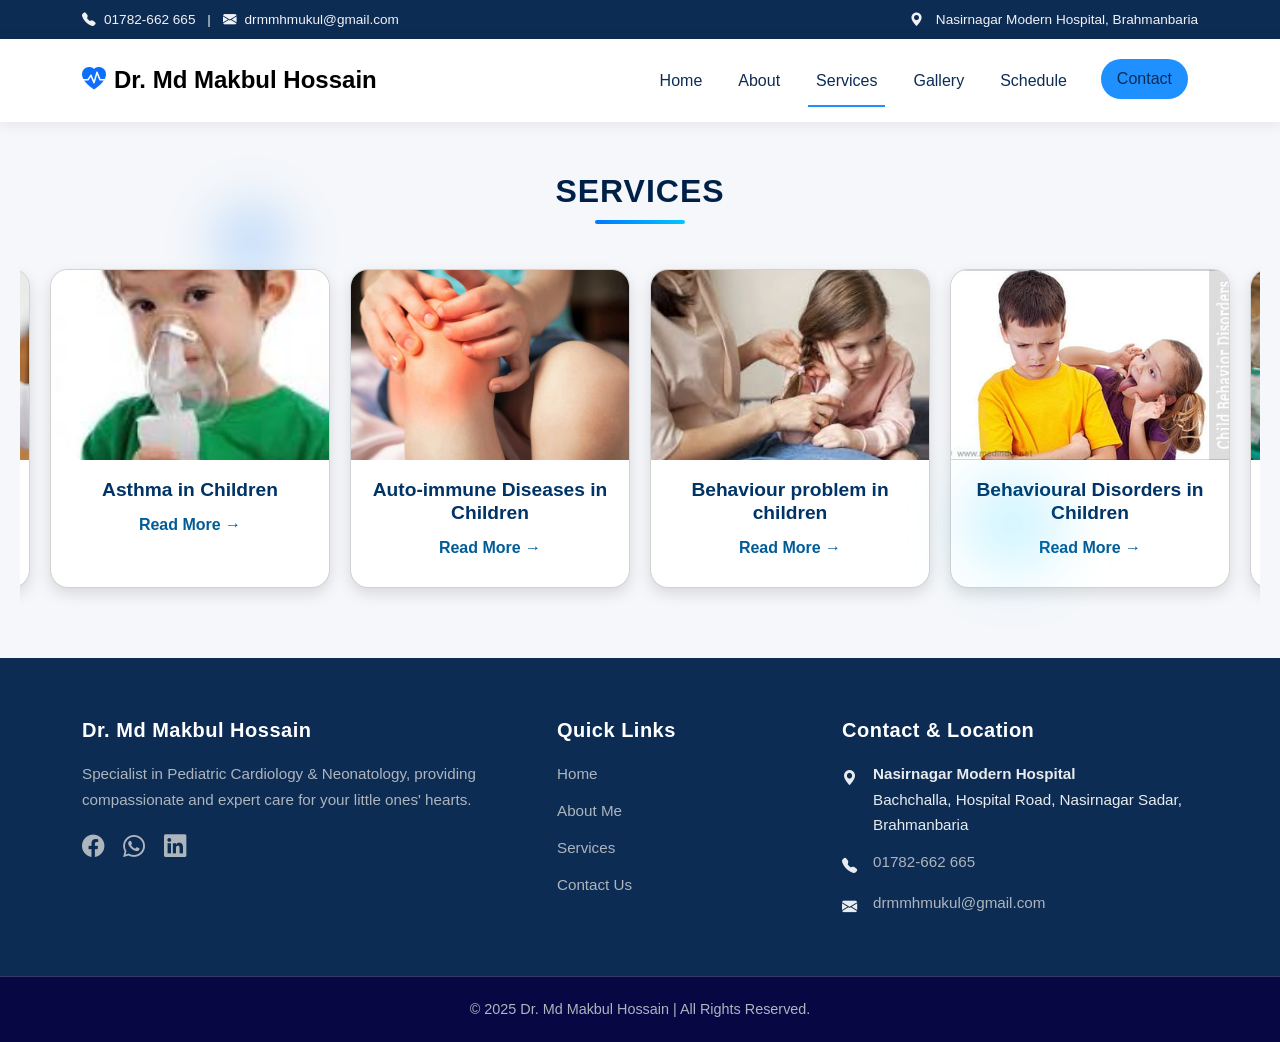
<file: service.html>
<!DOCTYPE html>
<html lang="en">
<head>
  <meta charset="UTF-8">
  <meta name="viewport" content="width=device-width, initial-scale=1.0">
  <title>Dr. Md Makbul Hossain</title>
  <link rel="icon" type="image/png" href="./image/baby.png">
  
  <!-- Bootstrap CSS -->
  <link href="https://cdn.jsdelivr.net/npm/bootstrap@5.3.0/dist/css/bootstrap.min.css" rel="stylesheet">
  <link href="https://cdn.jsdelivr.net/npm/bootstrap-icons@1.11.1/font/bootstrap-icons.css" rel="stylesheet">
  
  <!-- AOS Animation Library -->
  <link href="https://unpkg.com/aos@2.3.1/dist/aos.css" rel="stylesheet">
  
  <!-- Custom CSS (Must be last) -->
  <link rel="stylesheet" href="./assets/style.css">
</head>
</head>
<body>

  <!-- Top Bar -->
  <div id="top-bar" class="d-none d-md-block">
    <div class="container d-flex justify-content-between">
      <div>
        <i class="bi bi-telephone-fill me-2"></i><a href="tel:+8801782662665">01782-662 665</a>
        <span class="mx-2">|</span>
        <i class="bi bi-envelope-fill me-2"></i><a href="mailto:drmmhmukul@gmail.com">drmmhmukul@gmail.com</a>
      </div>
      <div>
        <i class="bi bi-geo-alt-fill me-2"></i> Nasirnagar Modern Hospital, Brahmanbaria
      </div>
    </div>
  </div>

  <!-- Navbar -->
  <nav id="navbar" class="navbar navbar-expand-lg navbar-light sticky-top">
    <div class="container">
      <a class="navbar-brand" href="index.html">
        <i class="bi bi-heart-pulse-fill text-primary me-2"></i>Dr. Md Makbul Hossain
      </a>
      <button class="navbar-toggler" type="button" data-bs-toggle="collapse" data-bs-target="#navbarNav">
        <span class="navbar-toggler-icon"></span>
      </button>
      <div class="collapse navbar-collapse" id="navbarNav">
        <ul class="navbar-nav ms-auto">
          <li class="nav-item"><a class="nav-link" href="index.html">Home</a></li>
          <li class="nav-item"><a class="nav-link" href="about.html">About</a></li>
          <li class="nav-item"><a class="nav-link active" href="service.html">Services</a></li>
          <li class="nav-item"><a class="nav-link" href="gallery.html">Gallery</a></li>
          <li class="nav-item"><a class="nav-link" href="schedule.html">Schedule</a></li>
          <li class="nav-item"><a class="nav-link btn btn-primary ms-lg-3 px-3 py-2 text-white mt-2 mt-lg-0" href="contact.html">Contact</a></li>
        </ul>
      </div>
    </div>
  </nav>
  <!-- Services Section -->
  <section>
    <h2>Services</h2>
    <div class="scrollable-grid">
      <!-- Card 1 -->
      <div class="card">
        <img src="image/kids-arthritis-1200x630 (1).webp" alt="Arthritis in Children">
        <div class="card-content">
          <h3>Arthritis in Children</h3>
        <a href="#">Read More →</a>
        </div>
      </div>

      <!-- Card 2 -->
      <div class="card">
        <img src="image/download.jpg" alt="Asthma in Children">
        <div class="card-content">
          <h3>Asthma in Children</h3>
          <a href="#">Read More →</a>
        </div>
      </div>

      <!-- Card 3 -->
      <div class="card">
        <img src="image/1632287811juv.webp" alt="Auto-immune Diseases">
        <div class="card-content">
          <h3>Auto-immune Diseases in Children</h3>
          <a href="#">Read More →</a>
        </div>
      </div>

      <!-- Card 4 -->
      <div class="card">
        <img src="image/download (1).jpg" alt="Behaviour Problem">
        <div class="card-content">
          <h3>Behaviour problem in children</h3>
          <a href="#">Read More →</a>
        </div>
      </div>

      <!-- Card 5 -->
      <div class="card">
        <img src="image/child-behavior-disorders.jpg" alt="Behavioural Disorders">
        <div class="card-content">
          <h3>Behavioural Disorders in Children</h3>
          <a href="#">Read More →</a>
        </div>
      </div>

      <!-- Card 6 -->
      <div class="card">
        <img src="image/images.jpg" alt="Blood disorders">
        <div class="card-content">
          <h3>Blood disorders in children</h3>
          <a href="#">Read More →</a>
        </div>
      </div>
    </div>
  </section>

  <!-- ✅ Footer -->
  <footer>
    <div class="container">
      <div class="row gy-4">
        
        <!-- Column 1: About Doctor -->
        <div class="col-lg-5 col-md-12">
          <h5>Dr. Md Makbul Hossain</h5>
          <p>
            Specialist in Pediatric Cardiology & Neonatology, providing <br>compassionate and expert care for your little ones' hearts.
          </p>
          <div class="social-icons mt-3">
            <a href="https://www.facebook.com/DrMakbul/" aria-label="Facebook"><i class="bi bi-facebook"></i></a>
            <a href="https://wa.me/8801782662665" target="_blank" aria-label="WhatsApp"><i class="bi bi-whatsapp"></i></a>
            <a href="#" aria-label="LinkedIn"><i class="bi bi-linkedin"></i></a>
          </div>
        </div>
  
        <!-- Column 2: Quick Links -->
        <div class="col-lg-3 col-md-6">
          <h5>Quick Links</h5>
          <ul class="list-unstyled">
            <li><a href="index.html">Home</a></li>
            <li><a href="about.html">About Me</a></li>
            <li><a href="service.html">Services</a></li>
            <li><a href="contact.html">Contact Us</a></li>
          </ul>
        </div>
  
        <!-- Column 3: Contact & Location -->
        <div class="col-lg-4 col-md-6">
          <h5>Contact & Location</h5>
          <ul class="list-unstyled">
            <li class="d-flex">
              <i class="bi bi-geo-alt-fill me-3 mt-1"></i>
              <span><strong>Nasirnagar Modern Hospital</strong><br>Bachchalla, Hospital Road, Nasirnagar Sadar, Brahmanbaria</span>
            </li>
            <li class="d-flex">
              <i class="bi bi-telephone-fill me-3 mt-1"></i>
              <a href="tel:+8801782662665">01782-662 665</a>
            </li>
            <li class="d-flex">
              <i class="bi bi-envelope-fill me-3 mt-1"></i>
              <a href="mailto:drmmhmukul@gmail.com">drmmhmukul@gmail.com</a>
            </li>
          </ul>
        </div>
  
      </div>
    </div>
    
    <!-- Copyright Sub-footer -->
    <div class="footer-bottom">
      <div class="container">
        <p class="mb-0">&copy; 2025 Dr. Md Makbul Hossain | All Rights Reserved.</p>
      </div>
    </div>
  </footer>


  <!-- Bootstrap JS -->
  <script src="https://cdn.jsdelivr.net/npm/bootstrap@5.3.2/dist/js/bootstrap.bundle.min.js"></script>
  <!-- Custom JS -->
  <script src="assets/main.js"></script>

  <script src="https://cdn.jsdelivr.net/npm/bootstrap@5.3.0/dist/js/bootstrap.bundle.min.js"></script>
  <script src="https://unpkg.com/aos@2.3.1/dist/aos.js"></script>
  <script>
    AOS.init({
      duration: 1000,
      offset: 100,
      once: true
    });
  </script>

</body>
</html>
</file>
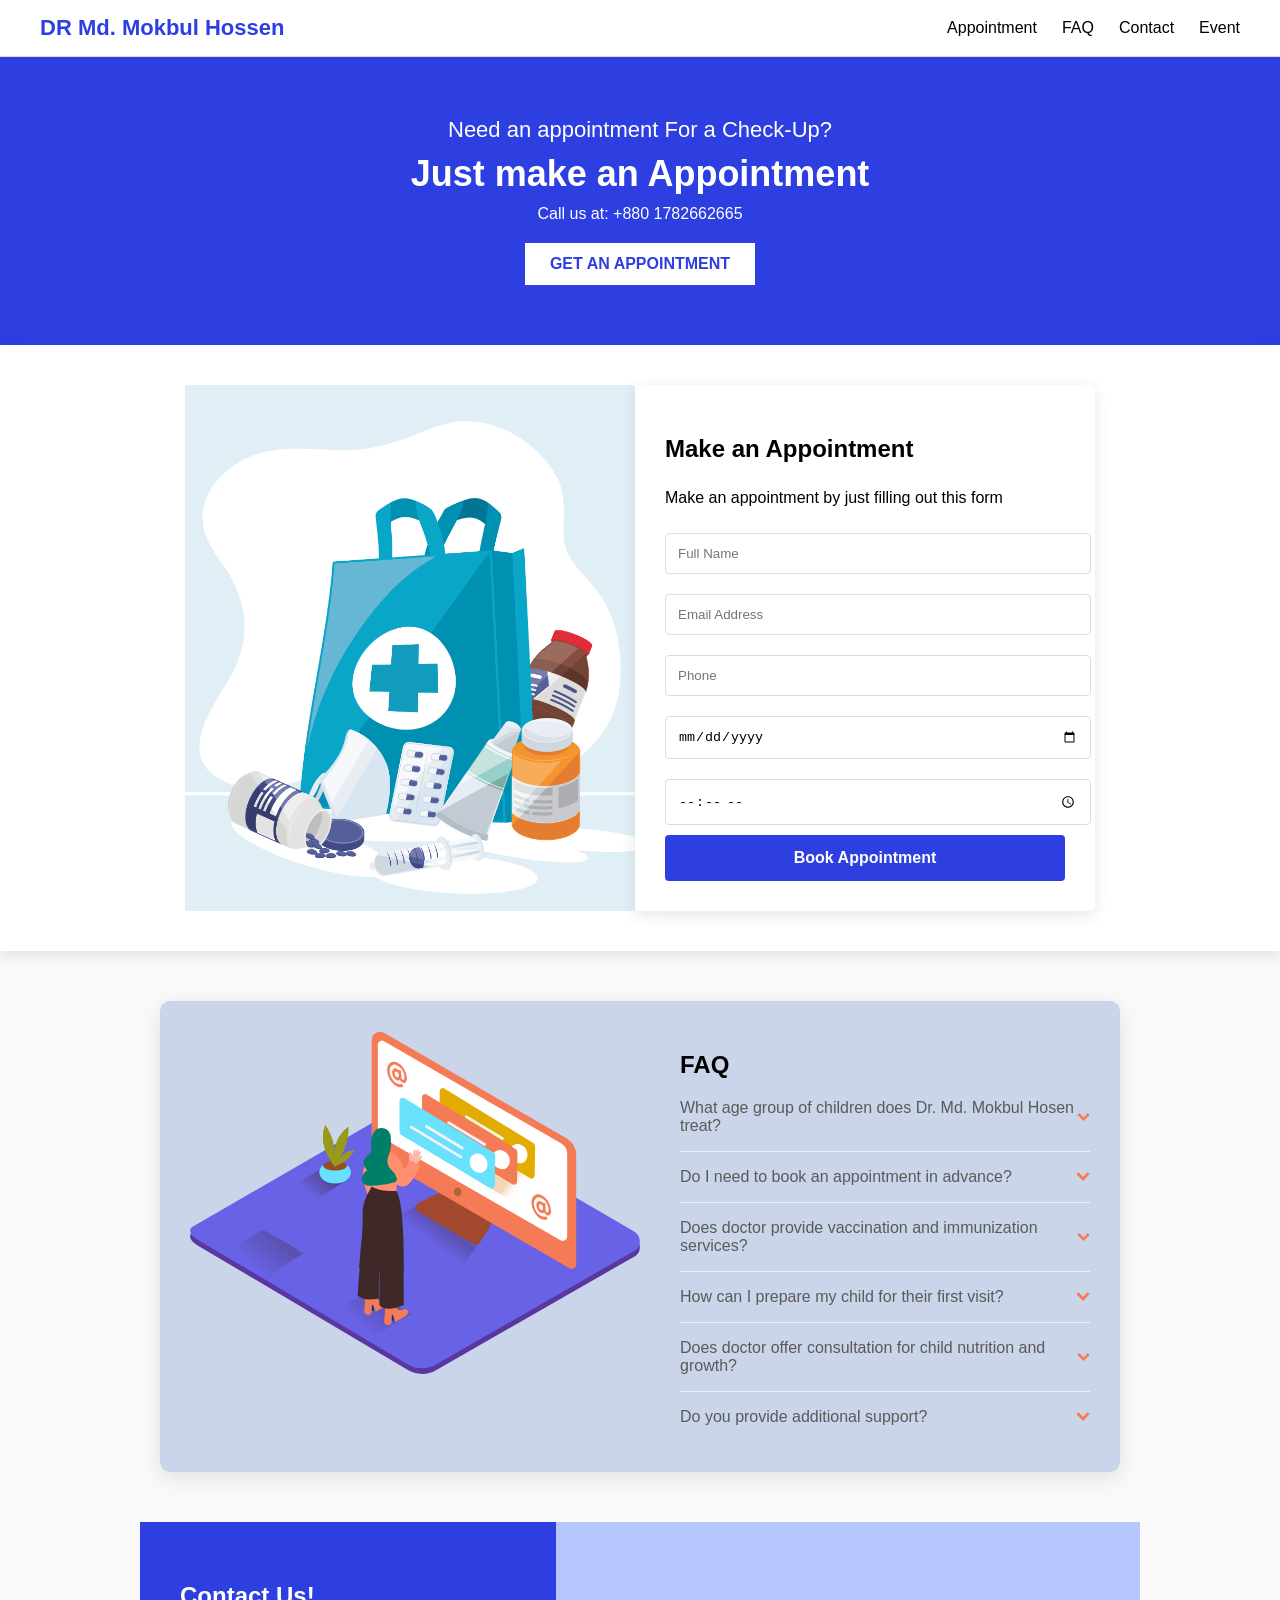
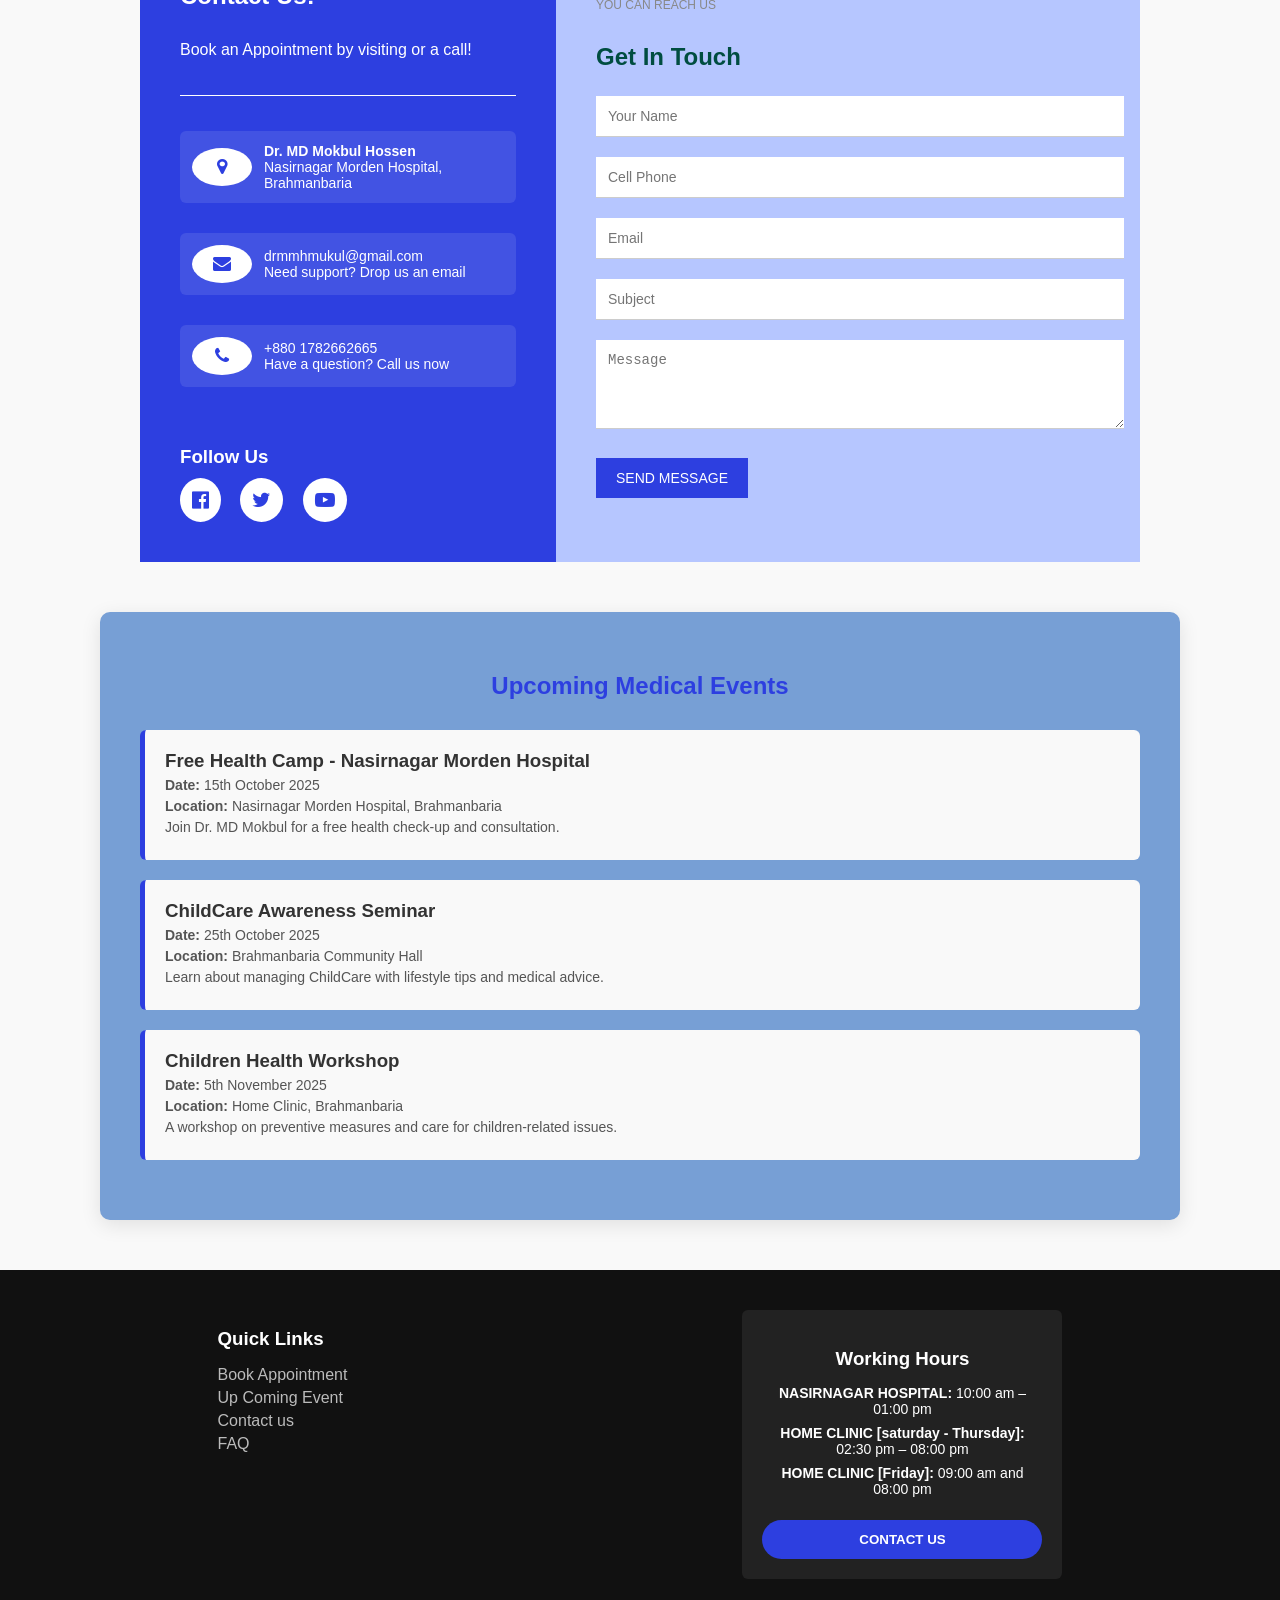
<file: Dr_Makbul_Portfolio/Final-Pages(css+js).html>
<!DOCTYPE html>
<html lang="en">
  <head>
    <meta charset="UTF-8" />
    <meta name="viewport" content="width=device-width, initial-scale=1.0" />
    <title>Appointment + FAQ + Contact + Event Page</title>

    <!-- ✅ Font Awesome 4.7.0 -->
    <link
      rel="stylesheet"
      href="https://cdnjs.cloudflare.com/ajax/libs/font-awesome/4.7.0/css/font-awesome.min.css"
    />

    <style>
      body {
        font-family: Arial, sans-serif;
        margin: 0;
        padding: 0;
        background: #f9f9f9;
      }

      /* Navbar */
      .navbar {
        display: flex;
        justify-content: space-between;
        align-items: center;
        padding: 15px 40px;
        border-bottom: 1px solid #ddd;
        background: #fff;
        position: sticky;
        top: 0;
        z-index: 1000;
      }
      .logo {
        font-size: 22px;
        font-weight: bold;
        color: #2d3fe0;
      }
      .nav-links {
        list-style: none;
        display: flex;
        gap: 25px;
        margin: 0;
        padding: 0;
      }
      .nav-links li a {
        text-decoration: none;
        color: #000;
        font-weight: 500;
      }
      .nav-links li a:hover {
        color: #2d3fe0;
      }

      /* Banner Section */
      .banner {
        background: #2d3fe0;
        color: white;
        text-align: center;
        padding: 60px 20px;
      }
      .banner h2 {
        font-size: 22px;
        font-weight: 400;
        margin: 0;
      }
      .banner h1 {
        font-size: 36px;
        font-weight: bold;
        margin: 10px 0;
      }
      .banner p {
        margin: 5px 0 20px;
      }
      .banner button {
        background: white;
        color: #2d3fe0;
        border: none;
        padding: 12px 25px;
        font-size: 16px;
        cursor: pointer;
        font-weight: bold;
      }

      /* Appointment Section */
      .appointment-section {
        display: flex;
        justify-content: center;
        align-items: stretch;
        padding: 40px 20px;
        box-shadow: 0 4px 15px rgba(0, 0, 0, 0.1);
        flex-wrap: wrap;
        background: #fff;
      }
      .appointment-section img {
        width: 450px;
        object-fit: cover;
        border-radius: 3px;
      }
      .form-box {
        background: #fff;
        padding: 30px;
        box-shadow: 0 4px 15px rgba(0, 0, 0, 0.1);
        border-radius: 6px;
        max-width: 400px;
        width: 100%;
        display: flex;
        flex-direction: column;
        justify-content: center;
      }
      .form-box h2 {
        margin-bottom: 10px;
      }
      .form-box input {
        width: 100%;
        padding: 12px;
        margin: 10px 0;
        border: 1px solid #ddd;
        border-radius: 4px;
      }
      .form-box button {
        width: 100%;
        background: #2d3fe0;
        color: white;
        border: none;
        padding: 14px;
        font-size: 16px;
        font-weight: bold;
        cursor: pointer;
        border-radius: 4px;
      }

      /* FAQ Section */
      .faq-section {
        max-width: 900px;
        margin: 50px auto;
        display: flex;
        align-items: flex-start;
        gap: 40px;
        background: #cad5e9;
        padding: 30px;
        border-radius: 10px;
        box-shadow: 0 5px 20px rgba(0, 0, 0, 0.1);
      }
      .faq-section .img img {
        max-width: 450px;
      }
      .questions h1 {
        margin-bottom: 20px;
      }
      .question {
        display: flex;
        justify-content: space-between;
        align-items: center;
        cursor: pointer;
        font-size: 16px;
        font-weight: 500;
        color: rgb(90, 90, 90);
      }
      .question img {
        width: 14px;
        transition: transform 0.3s;
      }
      .answer {
        margin: 10px 0;
        font-size: 14px;
        color: #555;
      }
      hr {
        border: none;
        border-bottom: 1px solid #eee;
        margin: 10px 0;
      }

      /* Contact Section */
      .contact-section {
        display: flex;
        justify-content: center;
        align-items: stretch;
        margin: 50px auto;
        max-width: 1000px;
      }
      .contact-info {
        flex: 1;
        background: #2d3fe0;
        color: #ffffff;
        padding: 40px;
        display: flex;
        flex-direction: column;
        justify-content: center;
      }
      .contact-info h2 {
        margin-bottom: 15px;
      }
      .contact-info .info-box {
        display: flex;
        align-items: center;
        gap: 12px;
        background: rgba(255, 255, 255, 0.1);
        padding: 12px;
        border-radius: 6px;
        margin: 15px 0;
        font-size: 14px;
      }
      .contact-info .info-box i {
        background: #fff;
        color: #2d3fe0;
        padding: 10px;
        border-radius: 50%;
        font-size: 18px;
        min-width: 40px;
        text-align: center;
      }
      .contact-info a {
        color: #fff;
        text-decoration: none;
      }
      /* Follow Us Section */
      .follow-us {
        margin-top: 25px;
      }
      .follow-us h3 {
        margin-bottom: 10px;
      }
      .social-icons a {
        display: inline-block;
        margin-right: 15px;
      }
      .social-icons i {
        background: #fff;
        color: #2d3fe0;
        padding: 12px;
        border-radius: 50%;
        font-size: 20px;
        transition: 0.3s;
      }
      .social-icons i:hover {
        background: #0000cc;
        color: #fff;
      }

      .contact-form {
        flex: 1.5;
        background: #b6c6ff;
        padding: 40px;
        display: flex;
        flex-direction: column;
        justify-content: center;
      }
      .contact-form h2 {
        color: #004d40;
        margin-bottom: 15px;
      }
      .contact-form input,
      .contact-form textarea {
        width: 100%;
        padding: 12px;
        margin: 10px 0;
        border: none;
        border-bottom: 1px solid #ccc;
        outline: none;
        font-size: 14px;
      }
      .contact-form button {
        margin-top: 15px;
        background: #2d3fe0;
        color: #fff;
        border: none;
        padding: 12px 20px;
        cursor: pointer;
        font-size: 14px;
      }
      .contact-form button:hover {
        background: #0000cc;
      }

      /* Events */
      .events-section {
        max-width: 1000px;
        margin: 50px auto;
        padding: 40px;
        background: #779fd5;
        border-radius: 10px;
        box-shadow: 0 5px 20px rgba(0, 0, 0, 0.1);
      }
      .events-section h2 {
        text-align: center;
        margin-bottom: 30px;
        color: #2d3fe0;
      }
      .event-card {
        background: #f9f9f9;
        padding: 20px;
        margin-bottom: 20px;
        border-left: 5px solid #2d3fe0;
        border-radius: 6px;
      }
      .event-card h3 {
        margin: 0;
        color: #333;
      }
      .event-card p {
        margin: 5px 0;
        font-size: 14px;
        color: #555;
      }

      /* Footer */
      .footer {
        background: #111;
        color: #fff;
        display: flex;
        justify-content: space-around;
        align-items: flex-start;
        padding: 40px 20px;
        flex-wrap: wrap;
      }
      .footer h3 {
        margin-bottom: 15px;
      }
      .footer ul {
        list-style: none;
        padding: 0;
      }
      .footer ul li {
        margin: 5px 0;
      }
      .footer ul li a {
        color: #bbb;
        text-decoration: none;
      }
      .footer ul li a:hover {
        color: #fff;
      }
      .schedule-box {
        background: #222;
        padding: 20px;
        border-radius: 6px;
        text-align: center;
        width: 280px;
      }
      .schedule-box p {
        margin: 8px 0;
        font-size: 14px;
      }
      .schedule-box button {
        background: #2d3fe0;
        color: #fff;
        border: none;
        padding: 12px;
        width: 100%;
        border-radius: 20px;
        margin-top: 15px;
        font-weight: bold;
        cursor: pointer;
      }
      .schedule-box button:hover {
        background: #0000cc;
      }
    </style>
  </head>
  <body>
    <!-- Navbar -->
    <header class="navbar">
      <div class="logo">DR Md. Mokbul Hossen</div>
      <ul class="nav-links">
        <li><a href="#appointment">Appointment</a></li>
        <li><a href="#faq">FAQ</a></li>
        <li><a href="#contact">Contact</a></li>
        <li><a href="#events">Event</a></li>
      </ul>
    </header>

    <!-- Banner -->
    <section class="banner">
      <h2>Need an appointment For a Check-Up?</h2>
      <h1>Just make an Appointment</h1>
      <p>Call us at: +880 1782662665</p>
      <button>GET AN APPOINTMENT</button>
    </section>

    <!-- Appointment Section -->
    <section id="appointment" class="appointment-section">
      <img src="./images/GST CAM 939-10.jpg" alt="Appointment" />
      <div class="form-box">
        <h2>Make an Appointment</h2>
        <p>Make an appointment by just filling out this form</p>
        <form>
          <input type="text" placeholder="Full Name" required />
          <input type="email" placeholder="Email Address" required />
          <input type="tel" placeholder="Phone" required />
          <input type="date" required />
          <input type="time" required />
          <button type="submit">Book Appointment</button>
        </form>
      </div>
    </section>

    <!-- FAQ Section -->
    <section id="faq" class="faq-section">
      <div class="img">
        <img src="./images/illustration-woman-online-desktop.svg" alt="" />
      </div>
      <div class="questions">
        <h1>FAQ</h1>
        <div>
          <h3 class="question">
            What age group of children does Dr. Md. Mokbul Hosen treat?
            <img src="./images/icon-arrow-down.svg" alt="" />
          </h3>
          <p class="answer">
            Dr. Mokbul Hossen provides medical care for newborns, infants,
            toddlers, and children up to 18 years of age.
          </p>
        </div>
        <hr />
        <div>
          <h3 class="question">
            Do I need to book an appointment in advance?
            <img src="./images/icon-arrow-down.svg" alt="" />
          </h3>
          <p class="answer">
            Yes, it is recommended to book an appointment in advance to avoid
            waiting. You can schedule easily through the Appointment page or by
            contacting the clinic directly.
          </p>
        </div>
        <hr />
        <div>
          <h3 class="question">
            Does doctor provide vaccination and immunization services?
            <img src="./images/icon-arrow-down.svg" alt="" />
          </h3>
          <p class="answer">
            Absolutely. Dr. Mokbul Hossen ensures that children receive all
            essential vaccinations and provides parents with updated
            immunization schedules.
          </p>
        </div>
        <hr />
        <div>
          <h3 class="question">
            How can I prepare my child for their first visit?
            <img src="./images/icon-arrow-down.svg" alt="" />
          </h3>
          <p class="answer">
            Bring your child’s medical records, vaccination card, and a list of
            any ongoing health issues. Keeping your child calm with their
            favorite toy or book is also helpful.
          </p>
        </div>
        <hr />
        <div>
          <h3 class="question">
            Does doctor offer consultation for child nutrition and growth?
            <img src="./images/icon-arrow-down.svg" alt="" />
          </h3>
          <p class="answer">
            Yes. Dr. Hossen guides parents on proper nutrition, growth
            milestones, and early detection of developmental concerns.
          </p>
        </div>
        <hr />
        <div>
          <h3 class="question">
            Do you provide additional support?
            <img src="./images/icon-arrow-down.svg" alt="" />
          </h3>
          <p class="answer">
            Call and email support is available 24/7. Phone lines are open
            during normal business hours.
          </p>
        </div>
      </div>
    </section>

    <!-- Contact Section -->
    <section id="contact" class="contact-section">
      <div class="contact-info">
        <h2>Contact Us!</h2>
        <p>Book an Appointment by visiting or a call!</p>
        <hr style="border: 0; border-top: 1px solid #fff; margin: 20px 0" />

        <!-- Address -->
        <div class="info-box">
          <i class="fa fa-map-marker" aria-hidden="true"></i>
          <div>
            <strong>Dr. MD Mokbul Hossen</strong><br />
            Nasirnagar Morden Hospital, Brahmanbaria
          </div>
        </div>

        <!-- Email -->
        <div class="info-box">
          <i class="fa fa-envelope" aria-hidden="true"></i>
          <div>
            <a href="mailto:drmmhumukul@gmail.com">drmmhmukul@gmail.com</a
            ><br />
            Need support? Drop us an email
          </div>
        </div>

        <!-- Phone -->
        <div class="info-box">
          <i class="fa fa-phone" aria-hidden="true"></i>
          <div>
            +880 1782662665<br />
            Have a question? Call us now
          </div>
        </div>

        <!-- Follow Us -->
        <div class="follow-us">
          <h3>Follow Us</h3>
          <div class="social-icons">
            <a href="https://www.facebook.com/DrMakbul/"
              ><i class="fa fa-facebook-official" aria-hidden="true"></i
            ></a>
            <a href="#"><i class="fa fa-twitter" aria-hidden="true"></i></a>
            <a href="#"
              ><i class="fa fa-youtube-play" aria-hidden="true"></i>
            </a>
          </div>
        </div>
      </div>

      <div class="contact-form">
        <p style="font-size: 12px; color: #888">YOU CAN REACH US</p>
        <h2>Get In Touch</h2>
        <form>
          <input type="text" placeholder="Your Name" />
          <input type="text" placeholder="Cell Phone" />
          <input type="email" placeholder="Email" />
          <input type="text" placeholder="Subject" />
          <textarea rows="4" placeholder="Message"></textarea>
          <button type="submit">SEND MESSAGE</button>
        </form>
      </div>
    </section>

    <!-- Events -->
    <section id="events" class="events-section">
      <h2>Upcoming Medical Events</h2>

      <div class="event-card">
        <h3>Free Health Camp - Nasirnagar Morden Hospital</h3>
        <p><strong>Date:</strong> 15th October 2025</p>
        <p>
          <strong>Location:</strong> Nasirnagar Morden Hospital, Brahmanbaria
        </p>
        <p>Join Dr. MD Mokbul for a free health check-up and consultation.</p>
      </div>

      <div class="event-card">
        <h3>ChildCare Awareness Seminar</h3>
        <p><strong>Date:</strong> 25th October 2025</p>
        <p><strong>Location:</strong> Brahmanbaria Community Hall</p>
        <p>
          Learn about managing ChildCare with lifestyle tips and medical advice.
        </p>
      </div>

      <div class="event-card">
        <h3>Children Health Workshop</h3>
        <p><strong>Date:</strong> 5th November 2025</p>
        <p><strong>Location:</strong> Home Clinic, Brahmanbaria</p>
        <p>
          A workshop on preventive measures and care for children-related
          issues.
        </p>
      </div>
    </section>

    <!-- Footer -->
    <footer class="footer">
      <div>
        <h3>Quick Links</h3>
        <ul>
          <li><a href="#appointment">Book Appointment</a></li>
          <li><a href="#event">Up Coming Event</a></li>
          <li><a href="#contact">Contact us</a></li>
          <li><a href="#faq">FAQ</a></li>
        </ul>
      </div>
      <div class="schedule-box">
        <h3>Working Hours</h3>
        <p><strong>NASIRNAGAR HOSPITAL:</strong> 10:00 am – 01:00 pm</p>
        <p>
          <strong>HOME CLINIC [saturday - Thursday]:</strong> 02:30 pm – 08:00
          pm
        </p>
        <p><strong>HOME CLINIC [Friday]:</strong> 09:00 am and 08:00 pm</p>
        <a href="#contact"><button>CONTACT US</button></a>
      </div>
    </footer>

    <script>
      const answers = document.querySelectorAll(".answer");
      const arrowIcons = document.querySelectorAll(".question img");
      const faqSection = document.querySelector(".faq-section");

      answers.forEach((answer) => (answer.style.display = "none"));

      faqSection.addEventListener("click", (e) => {
        arrowIcons.forEach((arrow) => {
          if (e.target === arrow) {
            answers.forEach((answer) => {
              if (
                answer.parentElement === e.target.parentElement.parentElement
              ) {
                if (answer.style.display === "none") {
                  arrow.style.transform = "rotate(180deg)";
                  answer.style.display = "block";
                  e.target.parentElement.style.color = "crimson";
                } else if (answer.style.display === "block") {
                  arrow.style.transform = "rotate(0)";
                  answer.style.display = "none";
                  e.target.parentElement.style.color = "rgb(90, 90, 90)";
                }
              }
            });
          }
        });
      });
    </script>
  </body>
</html>
</file>
<file: assets/style.css>
/* =====================================================
   GLOBAL STYLES (Shared across all pages)
===================================================== */
body {
  font-family: Arial, sans-serif;
  margin: 0;
  padding: 0;
  background: #f7f7f7;
  color: #333;
}

h2 {
  color: #0b0b64;
  margin-bottom: 10px;
}

a {
  text-decoration: none;
}

/* =====================================================
   HEADER & NAVBAR (Shared + Hover Effects)
===================================================== */
header {
  display: flex;
  justify-content: space-between;
  align-items: center;
  padding: 15px 50px;
  background-color: #0b0b64; /* Navy blue */
  color: white;
}

header h1 a {
  color: white;
  font-size: 24px;
  font-weight: bold;
  transition: transform 0.3s ease, color 0.3s ease;
}

header h1 a:hover {
  transform: scale(1.15) rotate(-3deg);
  color: #eeede7; /* Gold color on hover */
}

header nav a {
  color: white;
  margin-left: 25px;
  font-weight: 500;
  position: relative;
  padding: 5px 0;
  transition: all 0.3s ease;
}

/* Animated underline for nav links */
header nav a::after {
  content: '';
  position: absolute;
  width: 0;
  height: 2px;
  bottom: 0;
  left: 50%;
  background-color: #eeebdd;
  transition: all 0.3s ease;
  border-radius: 1px;
}

header nav a:hover::after {
  width: 100%;
  left: 0;
}

header nav a:hover {
  transform: translateY(-5px) scale(1.05);
  color: #e4e2d8;
  text-shadow: 0 0 8px #e9e6d9, 0 0 12px #fff;
}



/* =====================================================
   FOOTER (Shared / Enhanced Premium Look)
===================================================== */
.footer {
  background: linear-gradient(135deg, #0b0b64, #222288);
  color: #fff;
  padding: 50px 20px 20px;
  font-family: 'Arial', sans-serif;
  position: relative;
}

.footer-container {
  display: flex;
  flex-wrap: wrap;
  justify-content: space-between;
  max-width: 1200px;
  margin: 0 auto;
  gap: 30px;
}

/* Logo Section */
.footer-logo img {
  width: 120px;
  border-radius: 12px;
  margin-bottom: 15px;
  transition: transform 0.3s ease;
}

.footer-logo img:hover {
  transform: scale(1.1);
}

.footer-logo h3 {
  margin: 0 0 10px;
  font-size: 22px;
  font-weight: bold;
  letter-spacing: 0.5px;
  color: #e2e1d8;
}

.footer-logo p {
  line-height: 1.5;
  color: #ddd;
  font-size: 14px;
}

/* Contact Section */
.footer-contact h3 {
  font-size: 20px;
  margin-bottom: 15px;
  color: #c9c7bd;
}

.footer-contact p {
  margin: 8px 0;
  font-size: 14px;
  transition: color 0.3s ease;
}

.footer-contact a {
  color: #fff;
  transition: color 0.3s ease, transform 0.3s ease;
}

.footer-contact a:hover {
  color: #c7c6c2;
  transform: translateX(5px);
}

/* Footer Bottom Bar */
.footer-bottom {
  text-align: center;
  padding: 15px 10px;
  margin-top: 40px;
  border-top: 1px solid rgba(255,255,255,0.2);
  font-size: 13px;
  color: #ccc;
}

/* =====================================================
   RESPONSIVE - HEADER & NAVBAR (Shared)
===================================================== */
@media (max-width: 768px) {
  header {
    flex-direction: column;
    gap: 15px;
    text-align: center;
  }

  header nav a {
    margin-left: 10px;
  }
}



/* =====================================================
   RESPONSIVE - FOOTER (Shared)
===================================================== */
@media (max-width: 768px) {
  .footer-container {
    flex-direction: column;
    align-items: center;
    text-align: center;
  }

  .footer-logo img {
    margin-bottom: 20px;
  }

  .footer-logo h3, .footer-contact h3 {
    font-size: 18px;
  }
}

/* =====================================================
   SCHEDULE PAGE
===================================================== */
/* body.schedule-page {
  background: #f5f8fc;
}

body.schedule-page .container {
  max-width: 900px;
  margin: 30px auto;
  background: white;
  padding: 30px;
  border-radius: 12px;
  box-shadow: 0 8px 25px rgba(0,0,0,0.08);
}

body.schedule-page .doctor-info {
  display: flex;
  align-items: center;
  justify-content: space-between;
  flex-wrap: wrap;
  margin-bottom: 40px;
}

body.schedule-page .doctor-info img {
  width: 220px;
  border-radius: 12px;
  box-shadow: 0 8px 20px rgba(0,0,0,0.1);
  transition: transform 0.3s;
}

body.schedule-page .doctor-info img:hover {
  transform: scale(1.05);
}

body.schedule-page .doctor-details {
  max-width: 600px;
}

body.schedule-page .doctor-details h2 {
  color: #0b0b64;
  margin-bottom: 12px;
  font-size: 30px;
  font-weight: 700;
}

body.schedule-page .schedule,
body.schedule-page .contact {
  padding: 25px;
  margin: 25px 0;
  border-radius: 12px;
  background: #eaf3ff;
  border-left: 5px solid #0b4c9c;
  box-shadow: 0 5px 15px rgba(0,0,0,0.05);
  transition: transform 0.3s, box-shadow 0.3s, border-left-color 0.3s;
}

body.schedule-page .schedule:hover,
body.schedule-page .contact:hover {
  transform: translateY(-5px);
  box-shadow: 0 10px 25px rgba(0,0,0,0.15);
  border-left-color: #ffcc00;
  cursor: pointer;
}

body.schedule-page .schedule h3,
body.schedule-page .contact h3 {
  margin-top: 0;
  color: #0b4c9c;
  font-size: 22px;
  font-weight: 700;
}

body.schedule-page .highlight {
  font-weight: bold;
  color: #0b4c9c;
}

body.schedule-page .contact p {
  display: flex;
  align-items: center;
  margin-bottom: 12px;
  font-size: 16px;
  transition: transform 0.2s;
}

body.schedule-page .contact p:hover {
  transform: scale(1.02);
}

body.schedule-page .contact img {
  margin-right: 12px;
  width: 24px;
  height: 24px;
} */
/* =====================================================
   SCHEDULE PAGE
===================================================== */
.schedule-page-wrapper {
  background: #f5f8fc;
  max-width: 900px;
  margin: 30px auto;
  background: white;
  padding: 30px;
  border-radius: 12px;
  box-shadow: 0 8px 25px rgba(0,0,0,0.08);
}

.schedule-page-wrapper .doctor-info {
  display: flex;
  align-items: center;
  justify-content: space-between;
  flex-wrap: wrap;
  margin-bottom: 40px;
}

.schedule-page-wrapper .doctor-info img {
  width: 220px;
  border-radius: 12px;
  box-shadow: 0 8px 20px rgba(0,0,0,0.1);
  transition: transform 0.3s;
}
.schedule-page-wrapper .doctor-info img:hover {
  transform: scale(1.05);
}

.schedule-page-wrapper .doctor-details {
  max-width: 600px;
}

.schedule-page-wrapper .doctor-details h2 {
  color: #0b0b64;
  margin-bottom: 12px;
  font-size: 30px;
  font-weight: 700;
}

.schedule-page-wrapper .schedule,
.schedule-page-wrapper .contact {
  padding: 25px;
  margin: 25px 0;
  border-radius: 12px;
  background: #eaf3ff;
  border-left: 5px solid #0b4c9c;
  box-shadow: 0 5px 15px rgba(0,0,0,0.05);
  transition: transform 0.3s, box-shadow 0.3s, border-left-color 0.3s;
}
.schedule-page-wrapper .schedule:hover,
.schedule-page-wrapper .contact:hover {
  transform: translateY(-5px);
  box-shadow: 0 10px 25px rgba(0,0,0,0.15);
  border-left-color: #ffcc00;
  cursor: pointer;
}

.schedule-page-wrapper .schedule h3,
.schedule-page-wrapper .contact h3 {
  margin-top: 0;
  color: #0b4c9c;
  font-size: 22px;
  font-weight: 700;
}

.schedule-page-wrapper .highlight {
  font-weight: bold;
  color: #0b4c9c;
}

.schedule-page-wrapper .contact p {
  display: flex;
  align-items: center;
  margin-bottom: 12px;
  font-size: 16px;
  transition: transform 0.2s;
}
.schedule-page-wrapper .contact p:hover {
  transform: scale(1.02);
}

.schedule-page-wrapper .contact img {
  margin-right: 12px;
  width: 24px;
  height: 24px;
}

@media (max-width: 768px) {
  .schedule-page-wrapper .doctor-info {
    flex-direction: column;
    align-items: center;
  }

  .schedule-page-wrapper .doctor-info img {
    margin-bottom: 20px;
  }

  .schedule-page-wrapper,
  body.contact-page .contact-section {
    padding: 20px;
  }
}

@media (max-width: 480px) {
  .schedule-page-wrapper .doctor-details h2,
  body.contact-page .contact-section h2 {
    font-size: 22px;
  }

  .schedule-page-wrapper .schedule,
  .schedule-page-wrapper .contact,
  body.contact-page .contact-form input,
  body.contact-page .contact-form textarea {
    padding: 12px;
  }

  .schedule-page-wrapper .contact p {
    font-size: 14px;
  }
}


/* =====================================================
   CONTACT PAGE
===================================================== */
body.contact-page .contact-section {
  background: white;
  padding: 45px 25px;
  margin: 30px 0;
  border-radius: 12px;
  box-shadow: 0 8px 25px rgba(0,0,0,0.08);
}

body.contact-page .contact-section h2 {
  color: #0b0b64;
  text-align: center;
  margin-bottom: 25px;
  font-size: 30px;
  font-weight: 700;
}

body.contact-page .contact-section p {
  text-align: center;
  margin-bottom: 30px;
  font-size: 16px;
}

body.contact-page .form-box {
  max-width: 600px;
  margin: 0 auto 30px auto;
}

body.contact-page .contact-form input,
body.contact-page .contact-form textarea {
  width: 100%;
  padding: 14px 16px;
  margin-bottom: 16px;
  border: 1px solid #ccc;
  border-radius: 8px;
  font-size: 16px;
  transition: border 0.3s, box-shadow 0.3s;
}

body.contact-page .contact-form input:focus,
body.contact-page .contact-form textarea:focus {
  border-color: #0b4c9c;
  outline: none;
  box-shadow: 0 0 10px rgba(11, 76, 156, 0.3);
}

body.contact-page .contact-form button {
  background-color: #0b0b64;
  color: white;
  padding: 14px 28px;
  border: none;
  border-radius: 8px;
  cursor: pointer;
  font-size: 16px;
  transition: background 0.3s, transform 0.2s;
}

body.contact-page .contact-form button:hover {
  background-color: #ffcc00;
  color: #0b0b64;
  transform: scale(1.05);
}

body.contact-page .map-container {
  max-width: 800px;
  margin: 0 auto;
  border-radius: 12px;
  overflow: hidden;
  box-shadow: 0 8px 25px rgba(0,0,0,0.08);
}

body.contact-page iframe {
  width: 100%;
  height: 350px;
  border: 0;
  border-radius: 8px;
}

/* =====================================================
   RESPONSIVE DESIGN
===================================================== */
@media (max-width: 768px) {
  body.schedule-page .doctor-info {
    flex-direction: column;
    align-items: center;
  }

  body.schedule-page .doctor-info img {
    margin-bottom: 20px;
  }

  body.schedule-page .container,
  body.contact-page .contact-section {
    padding: 20px;
  }
}

@media (max-width: 480px) {
  body.schedule-page .doctor-details h2,
  body.contact-page .contact-section h2 {
    font-size: 22px;
  }

  body.schedule-page .schedule,
  body.schedule-page .contact,
  body.contact-page .contact-form input,
  body.contact-page .contact-form textarea {
    padding: 12px;
  }

  header nav a {
    margin-left: 15px;
    font-size: 14px;
  }

  body.schedule-page .contact p {
    font-size: 14px;
  }
}

/*===========================================
==========================================*/
/* 1. SETUP & VARIABLES */
@import url('https://fonts.googleapis.com/css2?family=Poppins:wght@400;500;600;700&family=Lato:wght@400;700&display=swap');

:root {
  --primary-color: #0d2c54;  /* Deep Corporate Blue */
  --secondary-color: #1e90ff; /* Vibrant Accent Blue */
  --light-bg: #f8f9fa;
  --text-dark: #343a40;
  --text-light: #f1f2f6;
  --font-heading: 'Poppins', sans-serif;
  --font-body: 'Lato', sans-serif;
}

body {
  font-family: var(--font-body);
  color: var(--text-dark);
  background-color: #ffffff;
  line-height: 1.7;
}

h1, h2, h3, h4, h5, h6 {
  font-family: var(--font-heading);
  font-weight: 600;
  color: var(--primary-color);
}

/* 2. REUSABLE COMPONENTS */
.btn-primary {
  background-color: var(--secondary-color);
  border-color: var(--secondary-color);
  padding: 12px 30px;
  font-weight: 600;
  font-family: var(--font-heading);
  border-radius: 50px;
  transition: all 0.3s ease;
}
.btn-primary:hover {
  background-color: #0073e6;
  border-color: #0073e6;
  transform: translateY(-3px);
  box-shadow: 0 4px 15px rgba(30, 144, 255, 0.3);
}

.page-section {
  padding: 80px 0;
}
.section-title {
  text-align: center;
  margin-bottom: 60px;
}
.section-title h2 {
  font-size: 2.5rem;
  font-weight: 700;
  position: relative;
  padding-bottom: 15px;
}
.section-title h2::after {
  content: '';
  position: absolute;
  bottom: 0;
  left: 50%;
  transform: translateX(-50%);
  width: 80px;
  height: 4px;
  background: var(--secondary-color);
  border-radius: 2px;
}
.section-title p {
  color: #6c757d;
  max-width: 600px;
  margin: 15px auto 0;
}

/* 3. HEADER & NAVIGATION */
#top-bar {
  background: var(--primary-color);
  color: var(--text-light);
  padding: 8px 0;
  font-size: 0.85rem;
}
#top-bar a {
  color: var(--text-light);
  text-decoration: none;
  transition: 0.3s;
}
#top-bar a:hover {
  color: var(--secondary-color);
}

.navbar {
  background-color: white !important;
  box-shadow: 0 2px 15px rgba(0,0,0,0.08);
  padding: 1rem 0;
  transition: all 0.3s ease;
}
.navbar-brand {
  font-family: var(--font-heading);
  font-weight: 700;
  font-size: 1.5rem;
}
.navbar .nav-link {
  font-family: var(--font-heading);
  font-weight: 500;
  color: var(--primary-color) !important;
  margin: 0 10px;
  position: relative;
  transition: 0.3s;
}
.navbar .nav-link::after {
  content: '';
  position: absolute;
  bottom: -5px;
  left: 0;
  width: 0;
  height: 2px;
  background: var(--secondary-color);
  transition: width 0.3s ease;
}
.navbar .nav-link:hover::after,
.navbar .nav-link.active::after {
  width: 100%;
}
.navbar .btn-primary {
  padding: 8px 25px;
}

/* 4. HOME PAGE - HERO SECTION */
.hero {
  position: relative; /* Crucial for layering */
  min-height: 90vh;
  display: flex;
  align-items: center;
  text-align: center;
  color: white;
  overflow: hidden; /* Prevents image from spilling out */
}

.hero-background-image {
  position: absolute;
  top: 0;
  left: 0;
  width: 100%;
  height: 100%;
  object-fit: cover;
  /* THIS IS THE FIX: We position the image 25% from the top. */
  /* Adjust this percentage to move the head up or down. */
  object-position: center 25%; 
  z-index: 1;
}
.hero-content h1 {
  font-size: 3.8rem;
  font-weight: 700;
  color: white;
  text-shadow: 0 2px 4px rgba(0,0,0,0.3);
}
.hero-content p {
  font-size: 1.25rem;
  max-width: 700px;
  margin: 20px auto 40px;
  color: rgba(255,255,255,0.9);
}

.hero-overlay {
  position: absolute;
  top: 0;
  left: 0;
  width: 100%;
  height: 100%;
  background-color: rgba(13, 44, 84, 0.75); /* The dark blue overlay */
  z-index: 2;
}

.hero-content {
  position: relative; /* Ensures content is on top */
  z-index: 3;
}

/* 5. SERVICES SECTION */
.service-card {
  background: #ffffff;
  padding: 40px 30px;
  border-radius: 10px;
  text-align: center;
  box-shadow: 0 5px 25px rgba(0,0,0,0.07);
  transition: all 0.3s ease;
  border-bottom: 4px solid transparent;
}
.service-card:hover {
  transform: translateY(-10px);
  border-bottom-color: var(--secondary-color);
}
.service-card .icon-box {
  width: 80px;
  height: 80px;
  margin: 0 auto 30px;
  background: linear-gradient(45deg, var(--secondary-color), #58b0ff);
  border-radius: 50%;
  display: flex;
  align-items: center;
  justify-content: center;
  font-size: 2.5rem;
  color: white;
  box-shadow: 0 4px 15px rgba(30, 144, 255, 0.4);
}
.service-card h4 {
  margin-bottom: 15px;
}

/* 6. ABOUT SECTION */
.about-img {
  border-radius: 10px;
  box-shadow: 0 10px 30px rgba(0,0,0,0.1);
}


   footer {
      background-color: var(--primary-color);
      color: #e9ecef;
      padding: 60px 0 0;
      font-size: 0.95rem;
    }
    footer h5 {
      font-weight: 600;
      color: white;
      margin-bottom: 1.2rem;
      letter-spacing: 0.5px;
    }
    footer p {
      color: #adb5bd;
    }
    footer a {
      color: #adb5bd;
      text-decoration: none;
      transition: color 0.3s;
    }
    footer a:hover {
      color: white;
    }
    footer .list-unstyled li {
      margin-bottom: 0.7rem;
    }
    footer .social-icons a {
      font-size: 1.4rem;
      margin-right: 15px;
      color: #adb5bd;
    }
    footer .social-icons a:hover {
      color: var(--secondary-color);
    }
    .footer-bottom {
      background-color: #070744;
      padding: 20px 0;
      margin-top: 40px;
      text-align: center;
      color: #adb5bd;
      font-size: 0.9rem;
    }

/* Add these styles to the bottom of your style.css file */

/* 8. GENERIC PAGE HEADER */
.page-header {
  background: linear-gradient(rgba(13, 44, 84, 0.9), rgba(13, 44, 84, 0.9)), url('https://images.unsplash.com/photo-1551601651-2a8555f1a136?q=80&w=2070&auto=format&fit=crop') no-repeat center center/cover;
  padding: 80px 0;
  text-align: center;
}
.page-header h1 {
  color: white;
  font-size: 3rem;
  font-weight: 700;
}
.page-header p {
  color: rgba(255, 255, 255, 0.8);
  font-size: 1.1rem;
}

/* 9. ABOUT PAGE SPECIFIC STYLES */
.about-content h3 {
  font-size: 2.2rem;
  font-weight: 700;
}
.about-content .credentials {
  font-family: var(--font-body);
  font-weight: 700;
  color: var(--secondary-color);
  margin-bottom: 20px;
  display: block;
}
.about-content ul {
  list-style: none;
  padding-left: 0;
}
.about-content ul li {
  padding-left: 30px;
  position: relative;
  margin-bottom: 15px;
}
.about-content ul li i {
  position: absolute;
  left: 0;
  top: 5px;
  color: var(--secondary-color);
  font-size: 1.2rem;
}

/* "My Approach" Section */
.approach-card {
  text-align: center;
  padding: 30px 20px;
}
.approach-card .icon {
  font-size: 3rem;
  color: var(--secondary-color);
  margin-bottom: 20px;
}
.approach-card h4 {
  margin-bottom: 10px;
}

/* Call to Action Section */
.cta-section {
  background: var(--light-bg);
  padding: 60px 0;
  text-align: center;
}
/* Add this to the bottom of your style.css file */

/* 10. SUBTLE BACKGROUND PATTERN */

/* Option 1: Subtle Contour Lines (Recommended) */
.bg-pattern {
  background-color: #f8f8f8; /* A very light grey base color */
  background-image: url("data:image/svg+xml,%3Csvg width='6' height='6' viewBox='0 0 6 6' xmlns='http://www.w3.org/2000/svg'%3E%3Cg fill='%23d9dee3' fill-opacity='0.4' fill-rule='evenodd'%3E%3Cpath d='M5 0h1L0 6V5zM6 5v1H5z'/%3E%3C/g%3E%3C/svg%3E");
}
/*===========================================
===========================================
=============================================
============================================*/
/* ===== General Reset ===== */



/* ===== Horizontal Scroll Grid ===== */
.scrollable-grid, .event-slider {
  display: flex;
  gap: 10px;
  overflow-x: auto;
  scroll-behavior: smooth;
  cursor: grab;
  scroll-snap-type: x mandatory;
  padding-bottom: 15px;
}

.scrollable-grid.active, .event-slider.active {
  cursor: grabbing;
}

.card, .event-card {
  flex: 0 0 280px;
  background: #fff;
  border-radius: 18px;
  box-shadow: 0 6px 15px rgba(0,0,0,0.12);
  scroll-snap-align: center;
  transition: transform 0.3s ease, box-shadow 0.3s ease;
  cursor: pointer;
}

.card:hover, .event-card:hover {
  transform: translateY(-5px);
  box-shadow: 0 15px 30px rgba(0,0,0,0.25);
}

.card img {
  width: 100%;
  height: 180px;
  object-fit: cover;
  transition: transform 0.5s ease;
}

.card:hover img {
  transform: scale(1.08);
}

.card-content, .event-card-content {
  padding: 18px 15px 25px;
  text-align: center;
}

.card-content h3, .event-card-content h3 {
  font-size: 1.2rem;
  color: #003366;
  margin-bottom: 10px;
}

.card-content a {
  text-decoration: none;
  color: #005c97;
  font-weight: 600;
  border-bottom: 2px solid transparent;
  transition: 0.3s ease;
}

.card-content a:hover {
  color: #003366;
  border-color: #0078ff;
}

/* ===== Testimonials / Impact Stories ===== */
#testimonials {
  margin-left: 10px;
  margin-right: 10px;
  border: radius 10px;;
  padding: 18px 15px 25px;
  background: #e6f0fa; /* soft blue background */
  text-align: center;
  color: #003366;
}

#testimonials h2 {
  font-size: 2.2rem;
  margin-bottom: 35px;
  color: #00070a;
  font-weight: 700;
  letter-spacing: 1px;
}

/* Grid */
.testimonial-grid {
  display: flex;
  flex-wrap: wrap;
  justify-content: center;
  gap: 20px;
}

/* Individual cards */
.testimonial-card {
  background: #ffffff;
  border-radius: 12px;
  padding: 25px 20px;
  box-shadow: 0 4px 12px rgba(0, 92, 151, 0.2);
  flex: 1 1 280px;
  max-width: 300px;
  transition: transform 0.3s ease, box-shadow 0.3s ease;
  cursor: pointer;
}

.testimonial-card:hover {
  transform: translateY(-6px);
  box-shadow: 0 10px 25px rgba(0, 92, 151, 0.3);
}

.testimonial-card p {
  font-style: italic;
  font-size: 1rem;
  color: #004080;
  margin-bottom: 12px;
}

.testimonial-card h4 {
  font-size: 1rem;
  font-weight: 600;
  color: #0078ff;
}

/* Responsive */
@media (max-width: 768px) {
  #testimonials h2 {
    font-size: 1.8rem;
  }

  .testimonial-card {
    flex: 1 1 90%;
    max-width: 90%;
  }
}


/* ===== Volunteer Splash ===== */
#volunteer-splash {
  height: 20px;
  margin-left: 30px;
  margin-right: 30px;
 
   background: rgba(255, 255, 255, 0.2); /* semi-transparent */
  backdrop-filter: blur(12px); /* frosted glass blur */
  -webkit-backdrop-filter: blur(12px);
  border-radius: 15px;
  display: flex;
  justify-content: center;
  align-items: center;
  text-align: center;
  color: #fff;
}

#volunteer-splash h2 {
  font-size: 3rem;
  margin-bottom: 15px;
}

#volunteer-splash p {
  font-size: 1.2rem;
  margin-bottom: 25px;
  color: #e0f7fa;
}

#volunteer-splash button {
  padding: 15px 30px;
  padding-left: 10px;
  font-size: 1.2rem;
  border: none;
  border-radius: 12px;
  cursor: pointer;
  background: linear-gradient(90deg, #97873a, #040f76);
  color: #fff;
  font-weight: bold;
  transition: transform 0.3s ease, box-shadow 0.3s ease;
}

#volunteer-splash button:hover {
  transform: scale(1.1);
  box-shadow: 0 10px 25px rgba(0,0,0,0.3);
}

/* ===== Volunteer Form ===== */
.hidden { display: none; }

/* Splash Button */
#join-btn {
  padding: 15px 30px;
  font-size: 1.3rem;
  background: linear-gradient(90deg, #004080, #0066cc);
  color: white;
  border: none;
  border-radius: 10px;
  cursor: pointer;
  transition: transform 0.3s ease;
}

#join-btn:hover { transform: scale(1.05); }

/* Modal Overlay */
.modal {
  position: fixed;
  top: 0;
  left: 0;
  width: 100%;
  height: 100%;
  background: rgba(0,0,0,0.6);
  display: flex;
  justify-content: center;
  align-items: center;
  z-index: 9999;
}

/* Modal Content */
.modal-content {
  background: #e6f0ff;
  padding: 40px 30px;
  border-radius: 15px;
  box-shadow: 0 6px 25px rgba(0,0,50,0.25);
  max-width: 500px;
  width: 90%;
  text-align: center;
  position: relative;
}

/* Close Button */
.close-btn {
  position: absolute;
  top: 15px;
  right: 20px;
  font-size: 2rem;
  cursor: pointer;
  color: #004080;
}

/* Form Styling */
#volunteer-form input,
#volunteer-form button {
  width: 100%;
  padding: 12px 15px;
  margin-bottom: 15px;
  border-radius: 8px;
  border: 1px solid #ccc;
  font-size: 1rem;
}

#volunteer-form button {
  background: linear-gradient(90deg, #004080, #0066cc);
  color: white;
  border: none;
  cursor: pointer;
  font-weight: bold;
  transition: transform 0.3s ease;
}

#volunteer-form button:hover { transform: scale(1.05); }

/* Responsive */
@media(max-width:768px){
  .modal-content { padding: 30px 20px; }
}


/* Hidden by default */
.hidden {
  display: none;
}

/* Responsive */
@media(max-width:768px){
  #volunteer-splash h2 { font-size: 2.2rem; }
  #volunteer-splash p { font-size: 1rem; }
  #volunteer-form-section { padding: 40px 15px; }
}

@media(max-width:480px){
  #volunteer-splash h2 { font-size: 1.8rem; }
}


/* Stats Grid */
.stats-grid {
  display: flex;
  justify-content: center;
  flex-wrap: wrap;
  gap: 30px;
  margin-top: 25px;
}

.stats-grid div {
  background: #fff;
  padding: 25px 30px;
  border-radius: 12px;
  box-shadow: 0 6px 18px rgba(0,0,0,0.1);
  text-align: center;
  flex: 1 1 150px;
  transition: transform 0.3s ease;
}

.stats-grid div:hover {
  transform: translateY(-5px);
  box-shadow: 0 10px 25px rgba(0,0,0,0.15);
}

.stats-grid h3 {
  font-size: 2rem;
  color: #0078ff;
  margin-bottom: 10px;
}

/* FAQ */
.faq-item {
  max-width: 700px;
  margin: 15px auto;
  border-bottom: 1px solid #ddd;
}

.faq-question {
  width: 100%;
  padding: 15px;
  font-size: 1rem;
  text-align: left;
  background: #f5f7fa;
  border: none;
  cursor: pointer;
  transition: background 0.3s ease;
}

.faq-question:hover {
  background: #e0f0ff;
}

.faq-answer {
  display: none;
  padding: 10px 15px;
  background: #fff;
}

.faq-item.active .faq-answer {
  display: block;
}

/* ===== Submit Your Experience Section ===== */
#submit-testimonial {
  background:whitesmoke;
  padding: 60px 20px;
  text-align: center;
  border-radius: 20px;
  margin: 50px auto;
  max-width: 700px;
  color: #e0f7fa;
  position: relative;
  overflow: hidden;
}

/* Floating Gradient Orbs */
#submit-testimonial::before,
#submit-testimonial::after {
  content: '';
  position: absolute;
  border-radius: 50%;
  filter: blur(100px);
  opacity: 0.4;
}

#submit-testimonial::before {
  width: 200px;
  height: 200px;
  background: #0077b6;  /* royal blue */
  top: -50px;
  left: -50px;
  animation: floatOrb1 6s ease-in-out infinite alternate;
}

#submit-testimonial::after {
  width: 250px;
  height: 250px;
  background: #00b4d8; /* soft cyan */
  bottom: -70px;
  right: -70px;
  animation: floatOrb2 8s ease-in-out infinite alternate-reverse;
}

@keyframes floatOrb1 {
  0% { transform: translateY(0) scale(1); }
  100% { transform: translateY(20px) scale(1.1); }
}

@keyframes floatOrb2 {
  0% { transform: translateY(0) scale(1); }
  100% { transform: translateY(-25px) scale(1.15); }
}

/* Section Title */
#submit-testimonial h2 {
  font-size: 2.5rem;
  margin-bottom: 30px;
  color: #e0f7fa;
  font-weight: 700;
  letter-spacing: 1px;
  text-shadow: 1px 1px 6px rgba(0,0,0,0.4);
}

/* Form Styling */
#submit-testimonial form {
  display: flex;
  flex-direction: column;
  gap: 15px;
  position: relative;
  z-index: 1; /* Keep form above orbs */
}

#submit-testimonial input,
#submit-testimonial textarea {
  width: 100%;
  padding: 15px 18px;
  border-radius: 12px;
  border: none;
  font-size: 1rem;
  outline: none;
  background: #1b263b; /* dark blue input */
  color: #e0f7fa;
  transition: 0.3s ease;
}

#submit-testimonial input::placeholder,
#submit-testimonial textarea::placeholder {
  color: #a8dadc;
}

#submit-testimonial input:focus,
#submit-testimonial textarea:focus {
  box-shadow: 0 0 10px #00b4d8;
}

/* Submit Button */
#submit-testimonial button {
  padding: 15px;
  border-radius: 12px;
  border: none;
  font-weight: bold;
  background: linear-gradient(90deg, #0077b6, #00b4d8);
  color: #fff;
  font-size: 1rem;
  cursor: pointer;
  transition: transform 0.3s ease, box-shadow 0.3s ease;
}

#submit-testimonial button:hover {
  transform: scale(1.05);
  box-shadow: 0 8px 20px rgba(0, 180, 216, 0.5);
}

/* Responsive */
@media(max-width:768px){
  #submit-testimonial {
    padding: 40px 15px;
  }

  #submit-testimonial h2 {
    font-size: 2rem;
  }
}

/* ===== Volunteer Section ===== */
#volunteer {
  background: linear-gradient(135deg, #0d1b2a, #1b263b); /* deep navy gradient */
  padding: 60px 20px;
  text-align: center;
  border-radius: 20px;
  margin: 50px auto;
  max-width: 700px;
  color: #e0f7fa;
  position: relative;
  overflow: hidden;
}

/* Floating Gradient Orbs */
#volunteer::before,
#volunteer::after {
  content: '';
  position: absolute;
  border-radius: 50%;
  filter: blur(100px);
  opacity: 0.3;
}

#volunteer::before {
  width: 180px;
  height: 180px;
  background: #0077b6;  /* royal blue */
  top: -40px;
  left: -40px;
  animation: floatOrb1 6s ease-in-out infinite alternate;
}

#volunteer::after {
  width: 220px;
  height: 220px;
  background: #00b4d8; /* soft cyan */
  bottom: -60px;
  right: -60px;
  animation: floatOrb2 8s ease-in-out infinite alternate-reverse;
}

@keyframes floatOrb1 {
  0% { transform: translateY(0) scale(1); }
  100% { transform: translateY(15px) scale(1.1); }
}

@keyframes floatOrb2 {
  0% { transform: translateY(0) scale(1); }
  100% { transform: translateY(-20px) scale(1.15); }
}

/* Section Title */
#volunteer h2 {
  font-size: 2.5rem;
  margin-bottom: 30px;
  color: #e0f7fa;
  font-weight: 700;
  letter-spacing: 1px;
  text-shadow: 1px 1px 6px rgba(0,0,0,0.4);
}

/* Form Styling */
#volunteer form {
  display: flex;
  flex-direction: column;
  gap: 15px;
  position: relative;
  z-index: 1; /* keep form above orbs */
}

#volunteer input {
  width: 100%;
  padding: 15px 18px;
  border-radius: 12px;
  border: none;
  font-size: 1rem;
  outline: none;
  background: #1b263b; /* dark input */
  color: #e0f7fa;
  transition: 0.3s ease;
}

#volunteer input::placeholder {
  color: #a8dadc;
}

#volunteer input:focus {
  box-shadow: 0 0 10px #00b4d8;
}

/* Submit Button */
#volunteer button {
  padding: 15px;
  border-radius: 12px;
  border: none;
  font-weight: bold;
  background: linear-gradient(90deg, #0077b6, #00b4d8);
  color: white;
  font-size: 1rem;
  cursor: pointer;
  transition: transform 0.3s ease, box-shadow 0.3s ease;
}

#volunteer button:hover {
  transform: scale(1.05);
  box-shadow: 0 8px 20px rgba(0, 180, 216, 0.5);
}

/* Responsive */
@media(max-width:768px){
  #volunteer {
    padding: 40px 15px;
  }

  #volunteer h2 {
    font-size: 2rem;
  }
}


/* ===== Charity Section ===== */
section {
  padding: 70px 8%;
  text-align: center;
  background: linear-gradient(180deg, #f9f9fb, #eef3f9);
  position: relative;
}

section h2 {
  font-size: 2.2rem;
  margin-bottom: 30px;
  color: #003366;
  text-transform: uppercase;
  letter-spacing: 1px;
  position: relative;
}

section h2::after {
  content: "";
  width: 90px;
  height: 4px;
  background: linear-gradient(90deg, #0078ff, #00c6ff);
  display: block;
  margin: 10px auto;
  border-radius: 3px;
}

/* ===== Horizontal Scroll Grid ===== */
section {
  padding: 50px 20px;
  text-align: center;
  background: #f5f7fa;
}

section h2 {
  font-size: 2rem;
  color: #002147;
  margin-bottom: 25px;
  position: relative;
}

.scrollable-grid {
  display: flex;
  gap: 20px;
  overflow-x: auto;
  scroll-behavior: smooth;
  cursor: grab;
  padding-bottom: 15px;
  scrollbar-width: thin;
  scrollbar-color: #578cad #e0e0e0;
  justify-content: center; /* Center the cards */
  padding: 20px 0;
}

.scrollable-grid::-webkit-scrollbar {
  height: 8px;
}

.scrollable-grid::-webkit-scrollbar-thumb {
  background-color: rgba(0, 0, 0, 0.3);
  border-radius: 4px;
}

.card {
  min-width: 270px;
  background-color: #fff;
  border-radius: 12px;
  box-shadow: 0 4px 6px rgba(112, 150, 203, 0.1);
  overflow: hidden;
  text-align: center;
}

.card img {
  width: 100%;
  height: 150px;
  object-fit: cover;
}

.card-content {
  padding: 15px;
}

/* For Webkit browsers */
.scrollable-grid::-webkit-scrollbar {
  height: 8px;
}
.scrollable-grid::-webkit-scrollbar-thumb {
  background: #888;
  border-radius: 4px;
}
.scrollable-grid::-webkit-scrollbar-thumb:hover {
  background: #555;
}


/* ===== Card Styling ===== */
.card {
  flex: 0 0 280px; /* fixed width for horizontal scroll */
  background: #fff;
  border-radius: 18px;
  box-shadow: 0 6px 15px rgba(0, 0, 0, 0.12);
  overflow: hidden;
  perspective: 1000px;
  transition: transform 0.3s ease, box-shadow 0.3s ease;
  scroll-snap-align: center;
  position: relative;
  cursor: pointer;
}



@keyframes gradientMove {
  0% {background-position: 0% 50%;}
  50% {background-position: 100% 50%;}
  100% {background-position: 0% 50%;}
}


/* Glowing edge animation */
.card::before {
  content: "";
  position: absolute;
  inset: 0;
  border-radius: 18px;
  padding: 2px;
  background: linear-gradient(45deg, #0078ff, #00c6ff, #7dd3fc, #0078ff);
  background-size: 300% 300%;
  -webkit-mask: 
    linear-gradient(#fff 0 0) content-box, 
    linear-gradient(#fff 0 0);
  -webkit-mask-composite: xor;
  mask-composite: exclude;
  animation: borderFlow 6s linear infinite;
  opacity: 0;
  transition: opacity 0.4s ease-in-out;
}

@keyframes borderFlow {
  0% { background-position: 0% 50%; }
  50% { background-position: 100% 50%; }
  100% { background-position: 0% 50%; }
}

.card:hover::before {
  opacity: 1;
}

.card:hover {
  transform: rotateY(10deg) rotateX(5deg) scale(1.05);
  box-shadow: 0 15px 30px rgba(0,0,0,0.3);
}

.card img {
  width: 100%;
  height: 190px;
  object-fit: cover;
  transition: transform 0.5s ease;
}

.card:hover img {
  transform: scale(1.08);
}

.card-content {
  padding: 18px 15px 25px;
}

.card-content h3 {
  font-size: 1.2rem;
  color: #003366;
  margin-bottom: 10px;
  font-weight: 600;
}

.card-content a {
  text-decoration: none;
  font-weight: 600;
  color: #005c97;
  border-bottom: 2px solid transparent;
  transition: 0.3s ease;
}

.card-content a:hover {
  color: #003366;
  border-color: #0078ff;
}

/* ===== Floating Gradient Glow (Unique feature) ===== */
section::before {
  content: "";
  position: absolute;
  width: 120px;
  height: 120px;
  background: radial-gradient(circle, rgba(0,120,255,0.25), transparent 70%);
  top: 60px;
  left: 15%;
  filter: blur(20px);
  animation: floatGlow 7s ease-in-out infinite alternate;
}

section::after {
  content: "";
  position: absolute;
  width: 150px;
  height: 150px;
  background: radial-gradient(circle, rgba(0,198,255,0.25), transparent 70%);
  bottom: 60px;
  right: 15%;
  filter: blur(25px);
  animation: floatGlow 9s ease-in-out infinite alternate-reverse;
}

@keyframes floatGlow {
  0% { transform: translateY(0px) scale(1); opacity: 0.7; }
  100% { transform: translateY(-20px) scale(1.2); opacity: 1; }
}

/* Responsive Adjustments */
@media (max-width: 768px) {
  .scrollable-grid {
    gap: 15px;
  }

  .card {
    flex: 0 0 240px;
  }

  section h2 {
    font-size: 1.6rem;
  }
}

@media (max-width: 480px) {
  .card {
    flex: 0 0 210px;
  }
}
</file>
